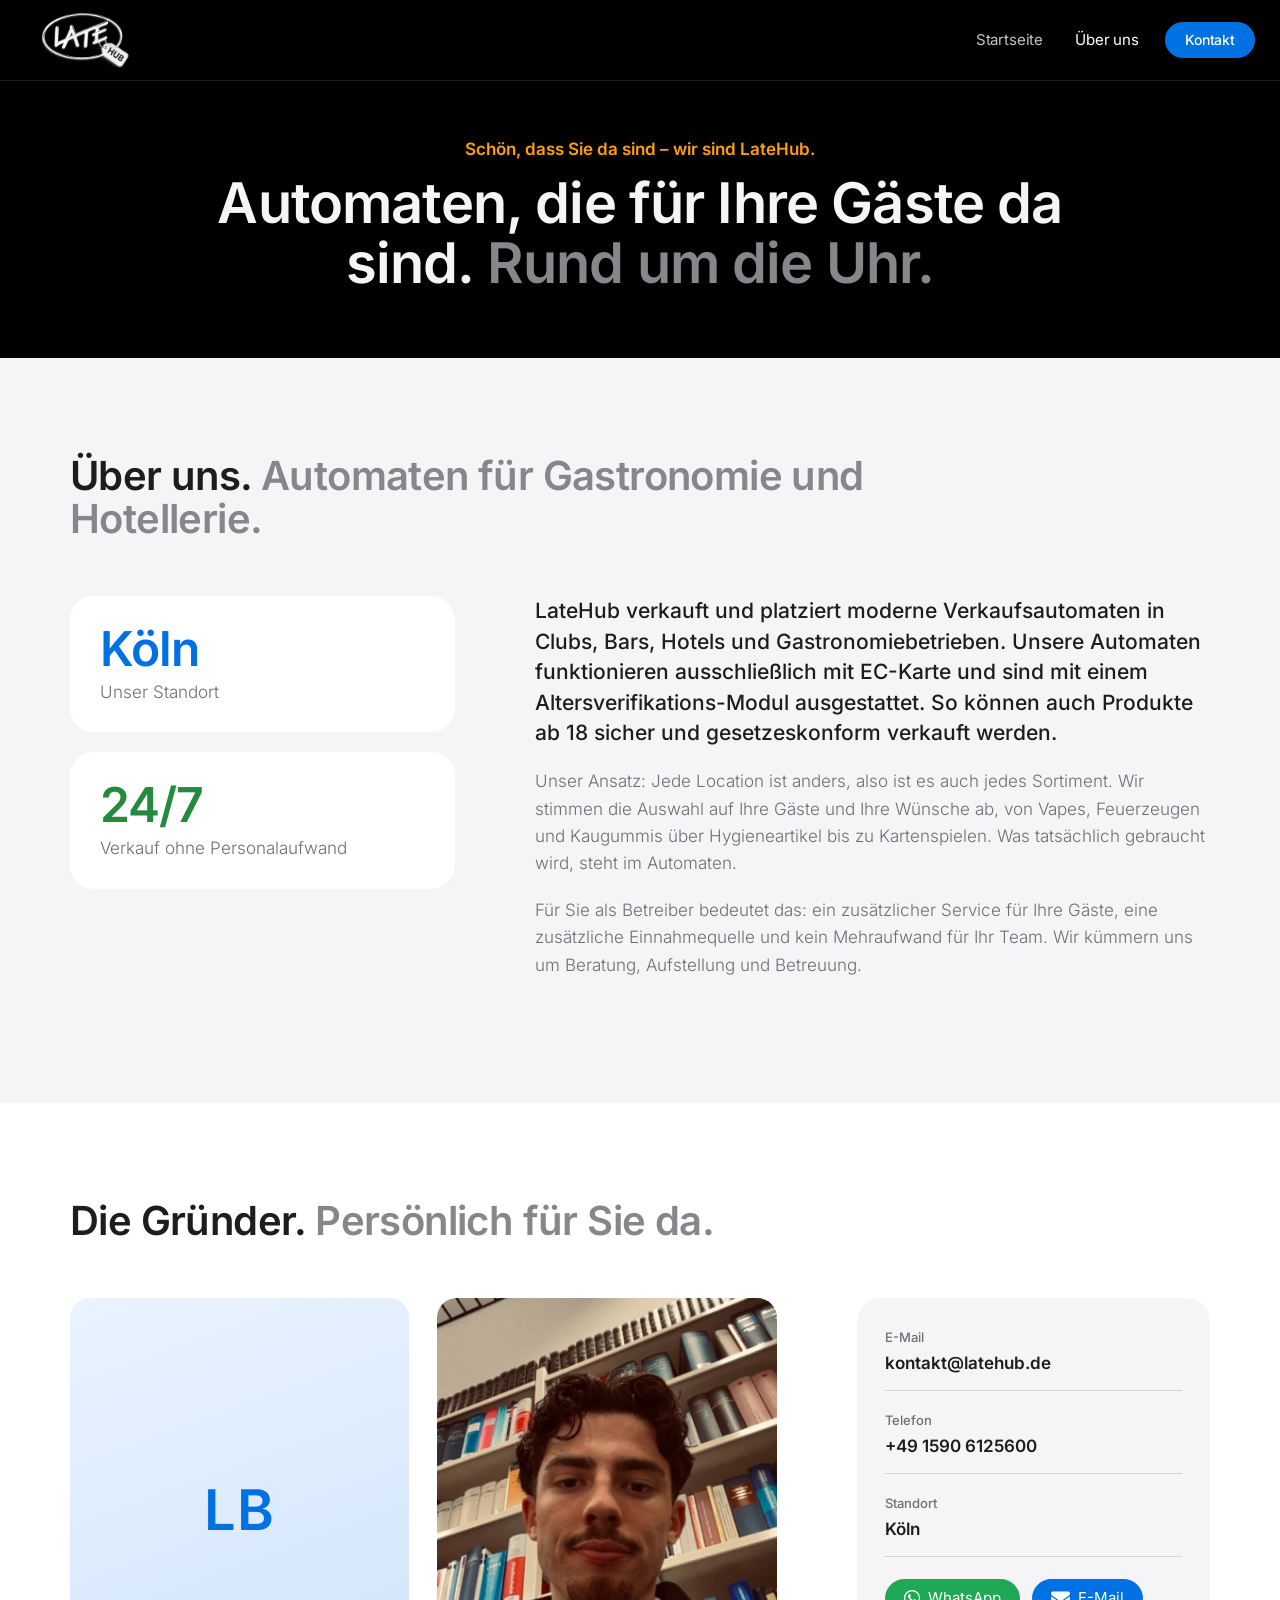
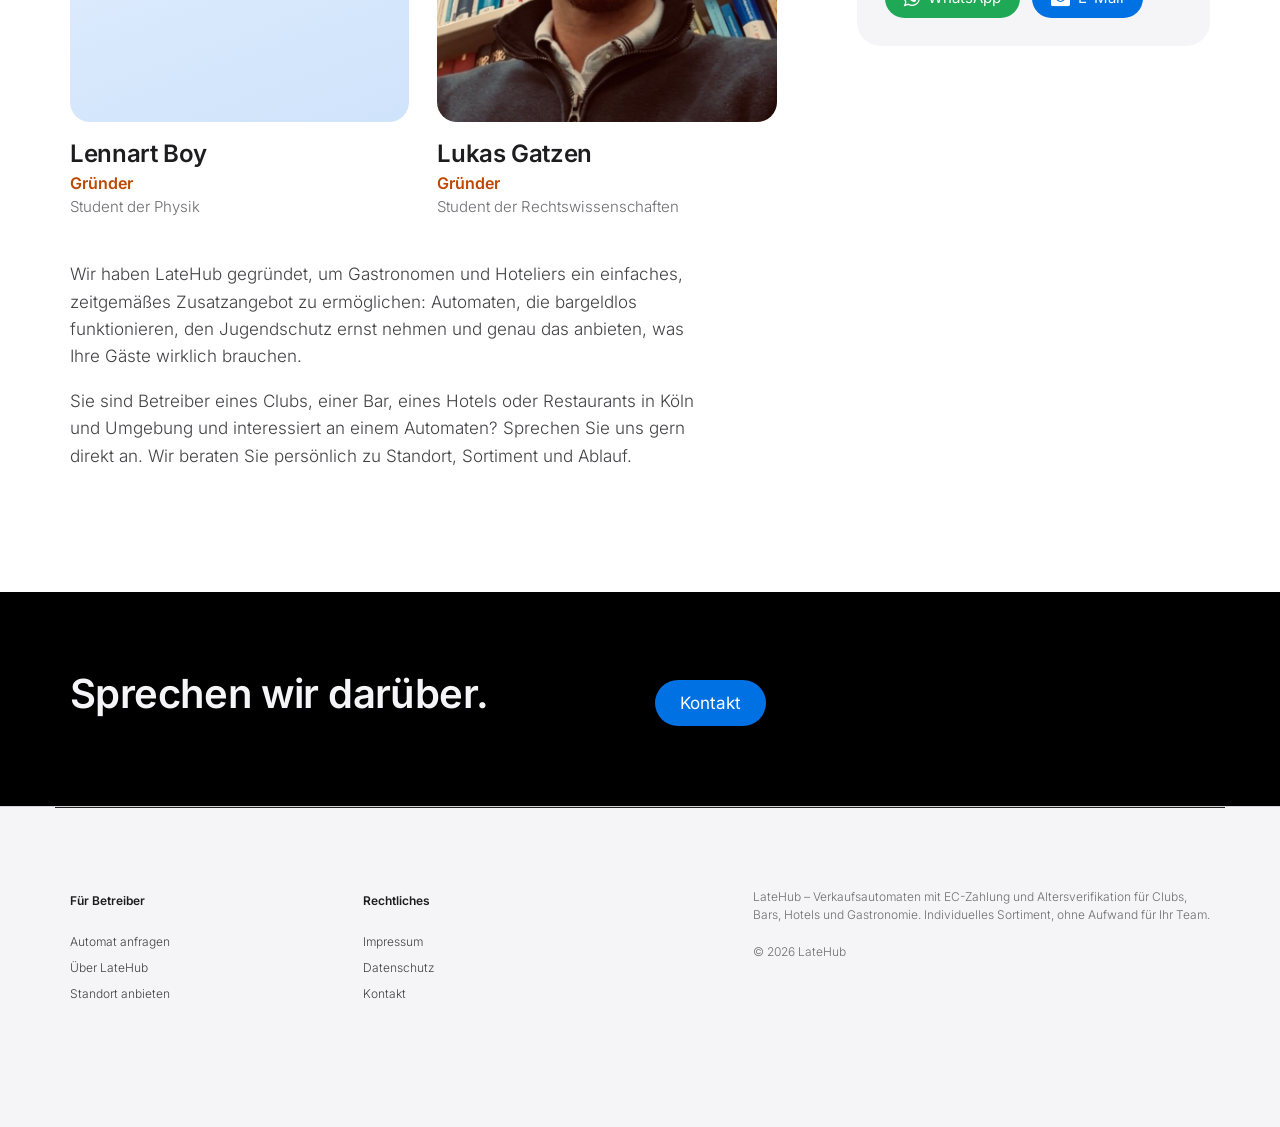
<file: about.html>
<!DOCTYPE html>
<html lang="de">

<head>

    <!--meta tags -->
    <meta charset="utf-8">
    <meta http-equiv="X-UA-Compatible" content="IE=edge">
    <meta name="viewport" content="width=device-width, initial-scale=1">
    <meta name="description" content="Über LateHub: Verkaufsautomaten mit EC-Zahlung und Altersverifikation für Clubs, Bars, Hotels und Gastronomie in Köln. Gegründet von Lennart Boy und Lukas Gatzen.">
    <!--meta tags ends-->

    <title>Über uns – LateHub</title>


    <!-- Bootstrap stylesheet -->
    <link href="css/bootstrap.min.css" rel="stylesheet">

    <!-- Font Icons -->
    <link rel="stylesheet" href="css/font-awesome.min.css">
    <link rel="stylesheet" href="css/inter.css">

    <!-- Popup Images -->
    <link rel="stylesheet" type="text/css" href="css/magnific-popup.css">

    <!-- css animation -->
    <link rel="stylesheet" type="text/css" href="css/animate.css">

    <!-- custom stylesheets -->
    <link rel="stylesheet" type="text/css" href="css/main.css">

    <!-- Design im Stil von apple.com -->
    <style>
        /* ===== Farben und Schrift (Apple-Stil) ===== */
        :root {
            --font: "SF Pro Display", "SF Pro Text", -apple-system, BlinkMacSystemFont, "Inter", "Helvetica Neue", Arial, sans-serif;
            --bg-light: #f5f5f7;
            --ink: #1d1d1f;
            --grey: #6e6e73;
            --line: #d2d2d7;
            --blue: #0071e3;
            --blue-hover: #0077ed;
            --blue-on-dark: #2997ff;
            --orange: #bf4800;
            --green: #248a3d;
            --whatsapp: #1fa855;
            --whatsapp-hover: #25d366;
            --nav-height: 64px;
        }
        @media (min-width: 768px) {
            :root {
                --nav-height: 80px;
            }
        }
        html {
            scroll-padding-top: var(--nav-height);
        }
        body, p, li, a, span, button, h1, h2, h3, h4, td {
            font-family: var(--font);
            -webkit-font-smoothing: antialiased;
            -moz-osx-font-smoothing: grayscale;
        }
        h1,
        .section-title {
            font-weight: 600;
            font-size: 34px;
            line-height: 1.08;
            letter-spacing: -0.015em;
        }
        .muted {
            color: #86868b;
        }
        @media (min-width: 992px) {
            h1,
            .section-title {
                font-size: 40px;
            }
        }

        /* ===== Runde Knöpfe ===== */
        .apple-btn {
            display: inline-block;
            font-family: var(--font);
            font-weight: 400;
            font-size: 17px;
            line-height: 1.2;
            text-decoration: none;
            padding: 12px 24px;
            border-radius: 980px;
            border: 1px solid transparent;
            transition: background-color 0.2s, color 0.2s, border-color 0.2s;
        }
        .apple-btn .fa {
            font-size: 19px;
            margin-right: 8px;
            vertical-align: -2px;
        }
        .apple-btn-whatsapp {
            background-color: var(--whatsapp);
            color: #ffffff;
        }
        .apple-btn-whatsapp:hover,
        .apple-btn-whatsapp:focus {
            background-color: var(--whatsapp-hover);
            color: #ffffff;
            text-decoration: none;
        }
        .apple-btn-email,
        .apple-btn-primary {
            background-color: var(--blue);
            color: #ffffff;
        }
        .apple-btn-email:hover,
        .apple-btn-email:focus,
        .apple-btn-primary:hover,
        .apple-btn-primary:focus {
            background-color: var(--blue-hover);
            color: #ffffff;
            text-decoration: none;
        }
        .contact-btns {
            display: flex;
            flex-wrap: wrap;
            gap: 12px;
        }

        /* ===== Navigationsleiste (Apple-Stil, identisch zur Startseite) ===== */
        #header .navbar-default {
            background-color: #000000 !important;
            -webkit-backdrop-filter: none;
            backdrop-filter: none;
            border: none;
            border-bottom: 1px solid rgba(255, 255, 255, 0.12);
            box-shadow: none;
            margin-bottom: 0;
            min-height: 0;
        }
        #header .navbar-default .navbar-collapse {
            background-color: transparent !important;
            border: none;
            box-shadow: none;
        }
        #header .navbar-default .navbar-brand {
            height: auto;
            padding: 10px 15px;
            display: block;
        }
        #header .navbar-default .navbar-brand img {
            display: block;
            height: 44px;
            max-height: none;
            width: auto;
        }
        /* Menü-Knopf (Handy): Striche einfarbig, in allen Zuständen */
        #header .navbar-default .navbar-toggle {
            margin: 15px 15px 15px 0;
        }
        #header .navbar-default .navbar-toggle .icon-bar,
        #header .navbar-default .navbar-toggle:hover .icon-bar,
        #header .navbar-default .navbar-toggle:focus .icon-bar,
        #header .navbar-default .navbar-toggle:active .icon-bar,
        #header .navbar-default .navbar-toggle.collapsed .icon-bar,
        #header .navbar-default .navbar-toggle:not(.collapsed) .icon-bar {
            background-color: #f5f5f7 !important;
            background-image: none !important;
        }
        #header .navbar-default .navbar-toggle,
        #header .navbar-default .navbar-toggle:active,
        #header .navbar-default .navbar-toggle:not(.collapsed) {
            background-color: transparent !important;
            border-color: rgba(255, 255, 255, 0.25) !important;
            -webkit-tap-highlight-color: transparent;
        }
        #header .navbar-default .navbar-toggle:hover,
        #header .navbar-default .navbar-toggle:focus {
            background-color: rgba(255, 255, 255, 0.1) !important;
        }
        #header .navbar-default .navbar-nav > li > a {
            font-family: var(--font);
            font-weight: 400;
            font-size: 15px;
            line-height: 20px;
            letter-spacing: -0.01em;
            text-transform: none !important;
            color: rgba(245, 245, 247, 0.8) !important;
            background-color: transparent !important;
            padding: 14px 15px;
            border-top: 1px solid rgba(255, 255, 255, 0.08);
            transition: color 0.2s;
        }
        #header .navbar-default .navbar-nav > li > a:hover,
        #header .navbar-default .navbar-nav > li > a:focus,
        #header .navbar-default .navbar-nav > li.active > a,
        #header .navbar-default .navbar-nav > li.active > a:hover,
        #header .navbar-default .navbar-nav > li.active > a:focus {
            color: #ffffff !important;
            background-color: transparent !important;
        }
        #header .navbar-default .navbar-nav > li > a:focus-visible {
            outline: 2px solid var(--blue-on-dark);
            outline-offset: -2px;
        }
        /* Kontakt-Knopf (blau, ganz rechts) */
        #header .navbar-default .navbar-nav > li.nav-contact > a {
            color: #ffffff !important;
            font-weight: 500;
            font-size: 14px;
            text-align: center;
            border-top: none;
            border-radius: 980px;
            margin: 12px 15px 16px;
            padding: 10px 20px;
            background-color: var(--blue) !important;
            transition: background-color 0.2s;
        }
        #header .navbar-default .navbar-nav > li.nav-contact > a:hover,
        #header .navbar-default .navbar-nav > li.nav-contact > a:focus {
            background-color: var(--blue-hover) !important;
            color: #ffffff !important;
        }
        @media (max-width: 767px) {
            #header .navbar-default .navbar-collapse {
                background-color: #000000 !important;
            }
        }
        @media (min-width: 768px) {
            #header .navbar-default > .container {
                width: 100%;
                max-width: none;
                padding-left: 40px;
                padding-right: 40px;
            }
            #header .navbar-default .navbar-brand {
                padding: 12px 15px;
            }
            #header .navbar-default .navbar-brand img {
                height: 56px;
            }
            #header .navbar-default .navbar-collapse {
                padding-right: 0;
            }
            #header .navbar-default .navbar-nav > li > a {
                padding: 30px 16px;
                border-top: none;
            }
            #header .navbar-default .navbar-nav > li.nav-contact > a {
                margin: 22px 0 22px 10px;
                padding: 8px 20px;
            }
        }

        /* ===== Kopfbereich (schwarz) ===== */
        #about-hero {
            background: #000000 !important;
            padding: calc(var(--nav-height) + 56px) 0 64px;
            text-align: center;
        }
        #about-hero .hero-kicker {
            display: block;
            font-family: var(--font);
            font-weight: 600;
            font-size: 17px;
            color: #ff9f0a;
            margin: 0 0 12px;
        }
        #about-hero h1 {
            color: #f5f5f7;
            margin: 0 auto;
            max-width: 980px;
        }
        @media (min-width: 768px) {
            #about-hero h1 {
                font-size: 48px;
                line-height: 1.08;
            }
        }
        @media (min-width: 992px) {
            #about-hero h1 {
                font-size: 56px;
                line-height: 1.07;
            }
        }

        /* ===== Abschnitte: ruhige, einheitliche Abstände ===== */
        #about-us,
        #founder {
            color: var(--ink);
            padding: 72px 0 80px;
        }
        #about-us .section-title,
        #founder .section-title {
            color: var(--ink);
            margin: 0 0 44px;
            max-width: 980px;
        }
        @media (min-width: 992px) {
            #about-us,
            #founder {
                padding: 96px 0 104px;
            }
            #about-us .section-title,
            #founder .section-title {
                margin-bottom: 56px;
            }
        }

        /* ===== Über uns (hellgrau, farbige Zahlen auf weißen Karten) ===== */
        #about-us {
            background: var(--bg-light) !important;
        }
        .about-grid {
            display: grid;
            grid-template-columns: 1fr;
            gap: 40px;
        }
        .about-stats {
            display: grid;
            grid-template-columns: 1fr;
            gap: 20px;
            align-content: start;
        }
        .stat-card {
            background-color: #ffffff;
            border-radius: 24px;
            padding: 28px 30px;
        }
        .stat-card .stat-value {
            display: block;
            font-family: var(--font);
            font-weight: 600;
            font-size: 48px;
            line-height: 1.05;
            letter-spacing: -0.02em;
            color: var(--ink);
            margin-bottom: 6px;
        }
        .stat-card:nth-child(1) .stat-value { color: var(--blue); }
        .stat-card:nth-child(2) .stat-value { color: var(--green); }
        .stat-card .stat-label {
            display: block;
            font-family: var(--font);
            font-size: 17px;
            line-height: 1.4;
            color: var(--grey);
        }
        .about-text {
            max-width: 680px;
        }
        .about-text p {
            font-family: var(--font);
            font-size: 17px;
            line-height: 1.6;
            color: var(--grey);
            margin: 0 0 20px;
        }
        .about-text p:first-child {
            font-size: 21px;
            line-height: 1.45;
            font-weight: 500;
            color: var(--ink);
        }
        @media (min-width: 992px) {
            .about-grid {
                grid-template-columns: 4fr 7fr;
                gap: 80px;
            }
        }

        /* ===== Gründer (weiß, Porträts ohne Rahmen, Kontakt als Karte) ===== */
        #founder {
            background: #ffffff !important;
        }
        .founder-card {
            display: grid;
            grid-template-columns: 1fr;
            gap: 48px;
            background: none;
            border-radius: 0;
            padding: 0;
        }
        .founder-people {
            display: grid;
            grid-template-columns: 1fr 1fr;
            gap: 28px;
            margin-bottom: 44px;
        }
        .person {
            display: block;
            width: 100%;
            max-width: 340px;
        }
        .person-avatar {
            display: flex;
            align-items: center;
            justify-content: center;
            width: 100%;
            height: auto;
            aspect-ratio: 4 / 5;
            border-radius: 20px;
            background-color: #e8e8ed;
            color: #86868b;
            font-family: var(--font);
            font-weight: 600;
            font-size: 56px;
            letter-spacing: 0.02em;
            object-fit: cover;
            margin-bottom: 18px;
        }
        span.person-avatar {
            background: linear-gradient(160deg, #eaf3ff 0%, #cfe3fb 100%);
            color: var(--blue);
        }
        .person h3 {
            font-family: var(--font);
            font-weight: 600;
            font-size: 24px;
            line-height: 1.2;
            letter-spacing: -0.015em;
            text-transform: none;
            color: var(--ink);
            margin: 0 0 4px;
        }
        .person-role {
            display: block;
            font-family: var(--font);
            font-size: 16px;
            line-height: 1.35;
            font-weight: 600;
            color: var(--orange);
        }
        .person-detail {
            display: block;
            font-family: var(--font);
            font-size: 15px;
            line-height: 1.4;
            color: var(--grey);
            margin-top: 2px;
        }
        @media (max-width: 575px) {
            .founder-people {
                gap: 16px;
                margin-bottom: 36px;
            }
            .person-avatar {
                border-radius: 16px;
                font-size: 40px;
                margin-bottom: 14px;
            }
            .person h3 {
                font-size: 20px;
            }
            .person-role,
            .person-detail {
                font-size: 14px;
            }
        }
        .founder-text p {
            font-family: var(--font);
            font-size: 17px;
            line-height: 1.6;
            color: #424245;
            margin: 0 0 18px;
            max-width: 640px;
        }
        .founder-contact {
            background-color: var(--bg-light);
            border-radius: 24px;
            padding: 10px 28px 28px;
            align-self: start;
        }
        .contact-row {
            padding: 16px 0;
            border-bottom: 1px solid var(--line);
        }
        .contact-row .row-label {
            display: block;
            font-family: var(--font);
            font-weight: 500;
            font-size: 13px;
            color: var(--grey);
            margin-bottom: 2px;
        }
        .contact-row .row-value {
            display: block;
            font-family: var(--font);
            font-weight: 600;
            font-size: 17px;
            line-height: 1.3;
            color: var(--ink);
            word-break: break-word;
        }
        .contact-row a.row-value {
            text-decoration: none;
        }
        .contact-row a.row-value:hover {
            color: var(--blue);
        }
        .founder-contact .contact-btns {
            margin-top: 22px;
        }
        .founder-contact .contact-btns .apple-btn {
            font-size: 15px;
            padding: 9px 18px;
        }
        @media (min-width: 992px) {
            .founder-card {
                grid-template-columns: 8fr 4fr;
                gap: 80px;
            }
        }

        /* ===== Abschluss (schwarz) ===== */
        #cta {
            background: #000000 !important;
        }
        #cta .section-title {
            color: #f5f5f7;
        }
        #cta .contact-btns {
            margin-top: 8px;
        }

        /* ===== Footer (hellgrau, klein) ===== */
        #footer {
            background: var(--bg-light) !important;
            color: var(--grey);
            border-top: 1px solid var(--line);
        }
        #footer h4 {
            font-family: var(--font);
            font-weight: 600;
            font-size: 12px;
            text-transform: none;
            letter-spacing: 0;
            color: var(--ink) !important;
        }
        #footer a {
            font-family: var(--font);
            font-size: 12px;
            color: #424245 !important;
        }
        #footer a:hover {
            color: #000000 !important;
            text-decoration: underline;
        }
        #footer .footer-text p,
        #footer .footer-text span {
            font-family: var(--font);
            font-size: 12px;
            line-height: 1.5;
            color: var(--grey) !important;
        }
    </style>

</head>

<body>

<!-- Start: Preloader section -->
<div id="loader-wrapper">
    <div id="loader"></div>
</div>
<!-- End: Preloader section -->

<!-- DOCUMENT WRAPPER STARTS -->

    <!-- MAIN HEADER STARTS-->
    <header id="header">

        <!-- TOP NAVIGATION -->
        <nav class="top-navigation-bar navbar navbar-default navbar-fixed-top">
            <div class="container">
                <div class="row">
                    <div class="col-md-12">
                        <div class="navbar-header">
                            <button type="button" class="navbar-toggle collapsed"
                                    data-toggle="collapse" data-target="#top-navigation-bar"
                                    aria-expanded="false" aria-controls="top-navigation-bar">
                                <span class="sr-only">Navigation umschalten</span>
                                <span class="icon-bar"></span>
                                <span class="icon-bar"></span>
                                <span class="icon-bar"></span>
                            </button>
                            <a class="navbar-brand" href="index.html"><img src="images/banner-carousel/logoicon.png" alt="LateHub" decoding="async"></a>
                        </div>

                        <div class="collapse navbar-collapse" id="top-navigation-bar">
                            <ul class="nav navbar-nav navbar-right">
                                <li><a href="index.html">Startseite</a></li>
                                <li class="active"><a href="about.html">Über uns</a></li>
                                <li class="nav-contact"><a href="kontakt.html">Kontakt</a></li>
                            </ul>
                        </div>
                    </div>
                </div>
            </div>
        </nav>
        <!-- TOP NAVIGATION ENDS -->

    </header>
    <!-- main header ends-->

    <main>

        <!-- ================= KOPFBEREICH ================= -->
        <section id="about-hero">
            <div class="container">
                <span class="hero-kicker">Schön, dass Sie da sind – wir sind LateHub.</span>
                <h1>Automaten, die für Ihre Gäste da sind. <span class="muted">Rund um die Uhr.</span></h1>
            </div>
        </section>

        <!-- ================= ÜBER UNS ================= -->
        <section id="about-us" class="about-us">
            <div class="container">
                <h2 class="section-title">Über uns. <span class="muted">Automaten für Gastronomie und Hotellerie.</span></h2>

                <div class="about-grid">

                    <div class="about-stats">
                        <div class="stat-card">
                            <span class="stat-value">Köln</span>
                            <span class="stat-label">Unser Standort</span>
                        </div>
                        <div class="stat-card">
                            <span class="stat-value">24/7</span>
                            <span class="stat-label">Verkauf ohne Personalaufwand</span>
                        </div>
                    </div>

                    <div class="about-text">
                        <p>LateHub verkauft und platziert moderne Verkaufsautomaten in Clubs, Bars, Hotels und Gastronomiebetrieben. Unsere Automaten funktionieren ausschließlich mit EC-Karte und sind mit einem Altersverifikations-Modul ausgestattet. So können auch Produkte ab 18 sicher und gesetzeskonform verkauft werden.</p>
                        <p>Unser Ansatz: Jede Location ist anders, also ist es auch jedes Sortiment. Wir stimmen die Auswahl auf Ihre Gäste und Ihre Wünsche ab, von Vapes, Feuerzeugen und Kaugummis über Hygieneartikel bis zu Kartenspielen. Was tatsächlich gebraucht wird, steht im Automaten.</p>
                        <p>Für Sie als Betreiber bedeutet das: ein zusätzlicher Service für Ihre Gäste, eine zusätzliche Einnahmequelle und kein Mehraufwand für Ihr Team. Wir kümmern uns um Beratung, Aufstellung und Betreuung.</p>
                    </div>

                </div>
            </div>
        </section>

        <!-- ================= GRÜNDER ================= -->
        <section id="founder" class="founder">
            <div class="container">
                <h2 class="section-title">Die Gründer. <span class="muted">Persönlich für Sie da.</span></h2>

                <div class="founder-card">

                    <div class="founder-text">
                        <div class="founder-people">
                            <div class="person">
                                <span class="person-avatar" aria-hidden="true">LB</span>
                                <div class="person-info">
                                    <h3>Lennart Boy</h3>
                                    <span class="person-role">Gründer</span>
                                    <span class="person-detail">Student der Physik</span>
                                </div>
                            </div>
                            <div class="person">
                                <img class="person-avatar" src="images/team/lukas-gatzen.jpg" alt="Lukas Gatzen" width="720" height="900" loading="lazy" decoding="async">
                                <div class="person-info">
                                    <h3>Lukas Gatzen</h3>
                                    <span class="person-role">Gründer</span>
                                    <span class="person-detail">Student der Rechtswissenschaften</span>
                                </div>
                            </div>
                        </div>
                        <p>Wir haben LateHub gegründet, um Gastronomen und Hoteliers ein einfaches, zeitgemäßes Zusatzangebot zu ermöglichen: Automaten, die bargeldlos funktionieren, den Jugendschutz ernst nehmen und genau das anbieten, was Ihre Gäste wirklich brauchen.</p>
                        <p>Sie sind Betreiber eines Clubs, einer Bar, eines Hotels oder Restaurants in Köln und Umgebung und interessiert an einem Automaten? Sprechen Sie uns gern direkt an. Wir beraten Sie persönlich zu Standort, Sortiment und Ablauf.</p>
                    </div>

                    <div class="founder-contact">
                        <div class="contact-row">
                            <span class="row-label">E-Mail</span>
                            <a href="mailto:kontakt@latehub.de" class="row-value">kontakt@latehub.de</a>
                        </div>
                        <div class="contact-row">
                            <span class="row-label">Telefon</span>
                            <a href="tel:+4915906125600" class="row-value">+49 1590 6125600</a>
                        </div>
                        <div class="contact-row">
                            <span class="row-label">Standort</span>
                            <span class="row-value">Köln</span>
                        </div>
                        <div class="contact-btns">
                            <a href="https://wa.me/4915906125600?text=Hallo%20LateHub%2C%20ich%20interessiere%20mich%20f%C3%BCr%20einen%20Automaten." target="_blank" rel="noopener" class="apple-btn apple-btn-whatsapp"><i class="fa fa-whatsapp" aria-hidden="true"></i>WhatsApp</a>
                            <a href="mailto:kontakt@latehub.de" class="apple-btn apple-btn-email"><i class="fa fa-envelope" aria-hidden="true"></i>E-Mail</a>
                        </div>
                    </div>

                </div>
            </div>
        </section>

        <!-- ================= ABSCHLUSS ================= -->
        <section id="cta" class="cta page">
            <div class="container">
                <div class="row">
                    <div class="col-sm-6">
                        <h2 class="section-title">Sprechen wir darüber.</h2>
                    </div>
                    <div class="col-sm-6">
                        <div class="contact-btns">
                            <a href="kontakt.html" class="apple-btn apple-btn-primary">Kontakt</a>
                        </div>
                    </div>
                </div>
            </div>
        </section>

    </main>

    <!-- footer section starts -->
    <footer id="footer" class="footer">
        <div class="container">
            <div class="row">
                <div class="footer-wrapper clearfix page">
                    <div class="col-md-6 footer-left">
                        <div class="row">
                            <div class="col-xs-6">
                                <div class="footer-link footer-link-1">
                                    <h4>Für Betreiber</h4>
                                    <ul>
                                        <li><a href="kontakt.html">Automat anfragen</a></li>
                                        <li><a href="about.html">Über LateHub</a></li>
                                        <li><a href="kontakt.html">Standort anbieten</a></li>
                                    </ul>
                                </div>
                            </div>
                            <div class="col-xs-6">
                                <div class="footer-link footer-link-2">
                                    <h4>Rechtliches</h4>
                                    <ul>
                                        <li><a href="impressum.html">Impressum</a></li>
                                        <li><a href="datenschutz.html">Datenschutz</a></li>
                                        <li><a href="kontakt.html">Kontakt</a></li>
                                    </ul>
                                </div>
                            </div>
                        </div>
                    </div>
                    <div class="col-md-5 col-md-offset-1 footer-text">
                        <p>LateHub – Verkaufsautomaten mit EC-Zahlung und Altersverifikation für Clubs, Bars, Hotels und Gastronomie. Individuelles Sortiment, ohne Aufwand für Ihr Team.</p>
                        <span>&copy; 2026 LateHub</span>
                    </div>
                </div>
            </div>
        </div>
    </footer>
    <!-- footer section ends -->

<!-- DOCUMENT WRAPPER ENDS -->


<!-- SCRIPTS -->
    <script src="js/jquery-1.11.2.min.js"></script>
    <script type="text/javascript" src="js/jquery.magnific-popup.min.js"></script>
    <script type="text/javascript" src="js/jquery.easing.min.js"></script>
    <script type="text/javascript" src="js/wow.min.js"></script>
    <script src="js/bootstrap.min.js"></script>
    <script src="js/main.js"></script>

    <!-- Notausgang: blendet den Lade-Bildschirm nach 2 Sekunden aus -->
    <script>
      setTimeout(function () {
        var l = document.getElementById('loader-wrapper');
        if (l) { l.style.display = 'none'; }
      }, 2000);
    </script>
<!-- SCRIPTS ENDS -->
</body>

</html>
</file>
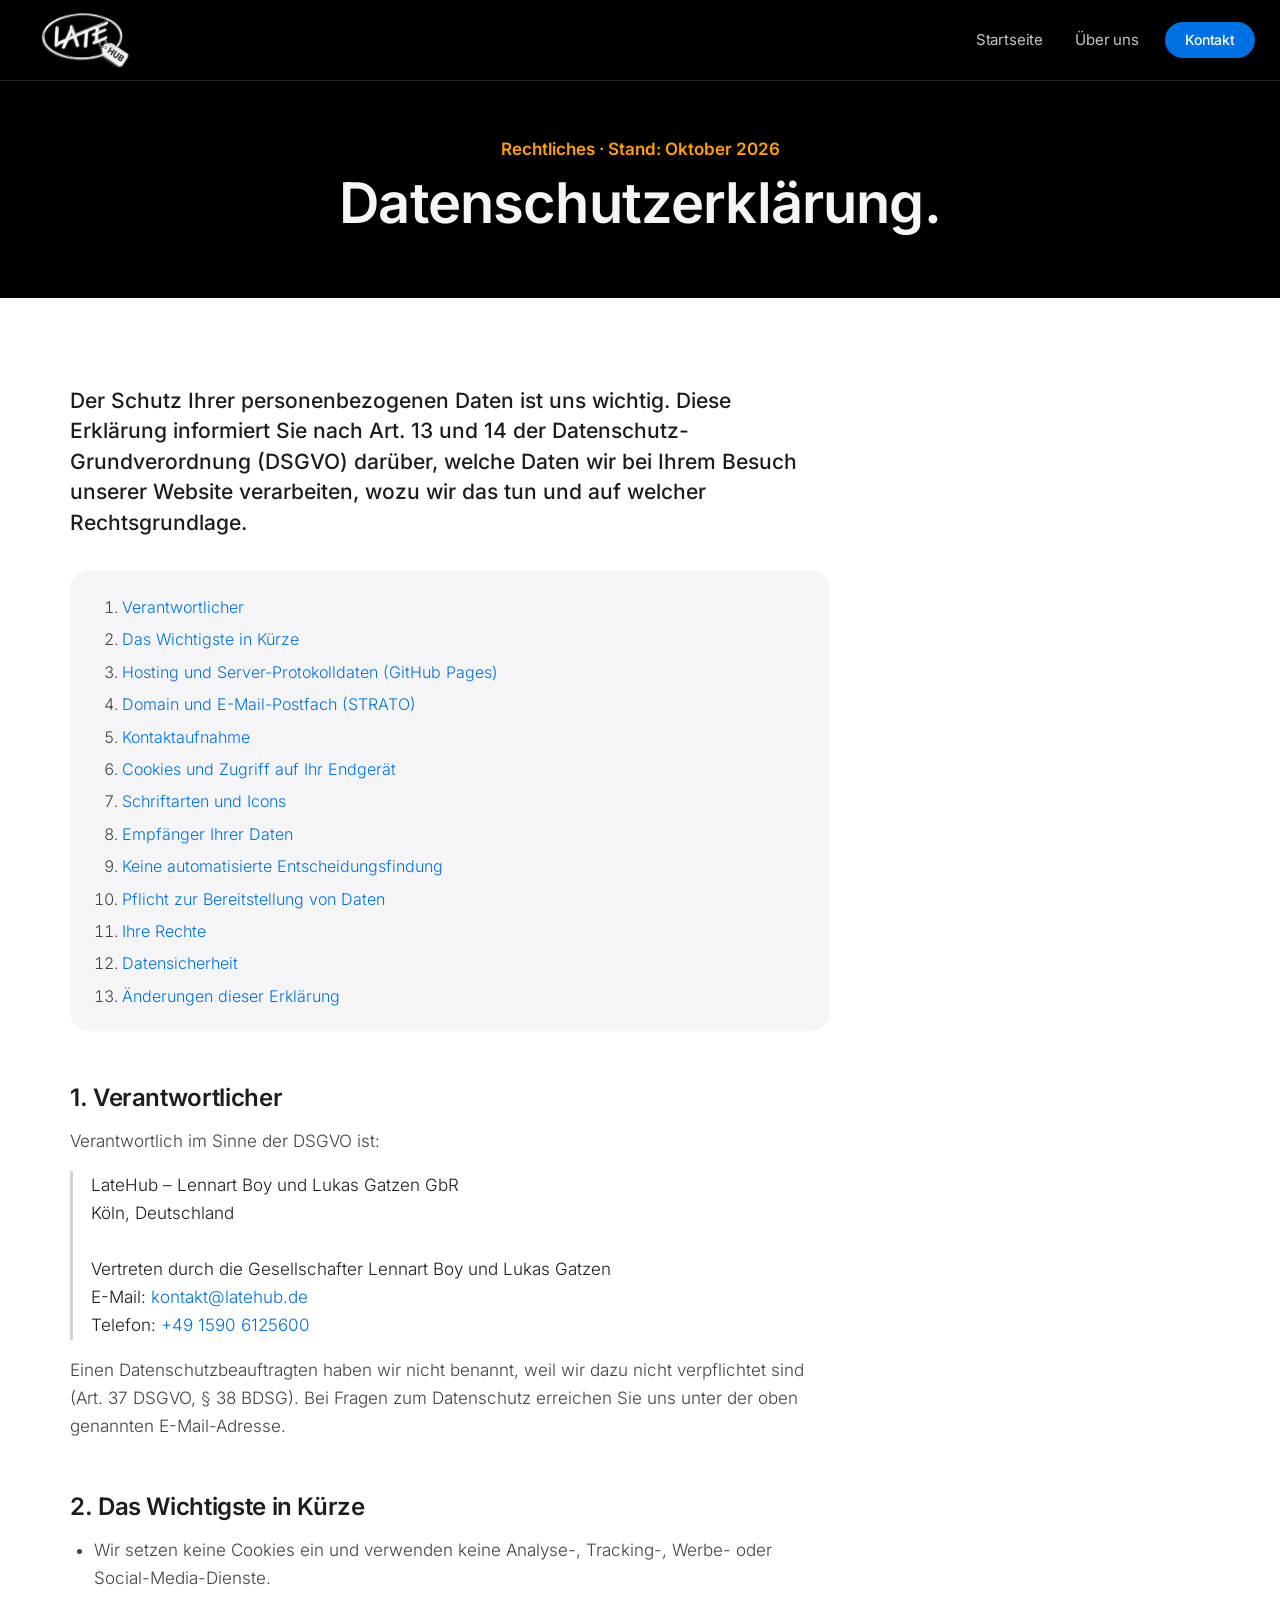
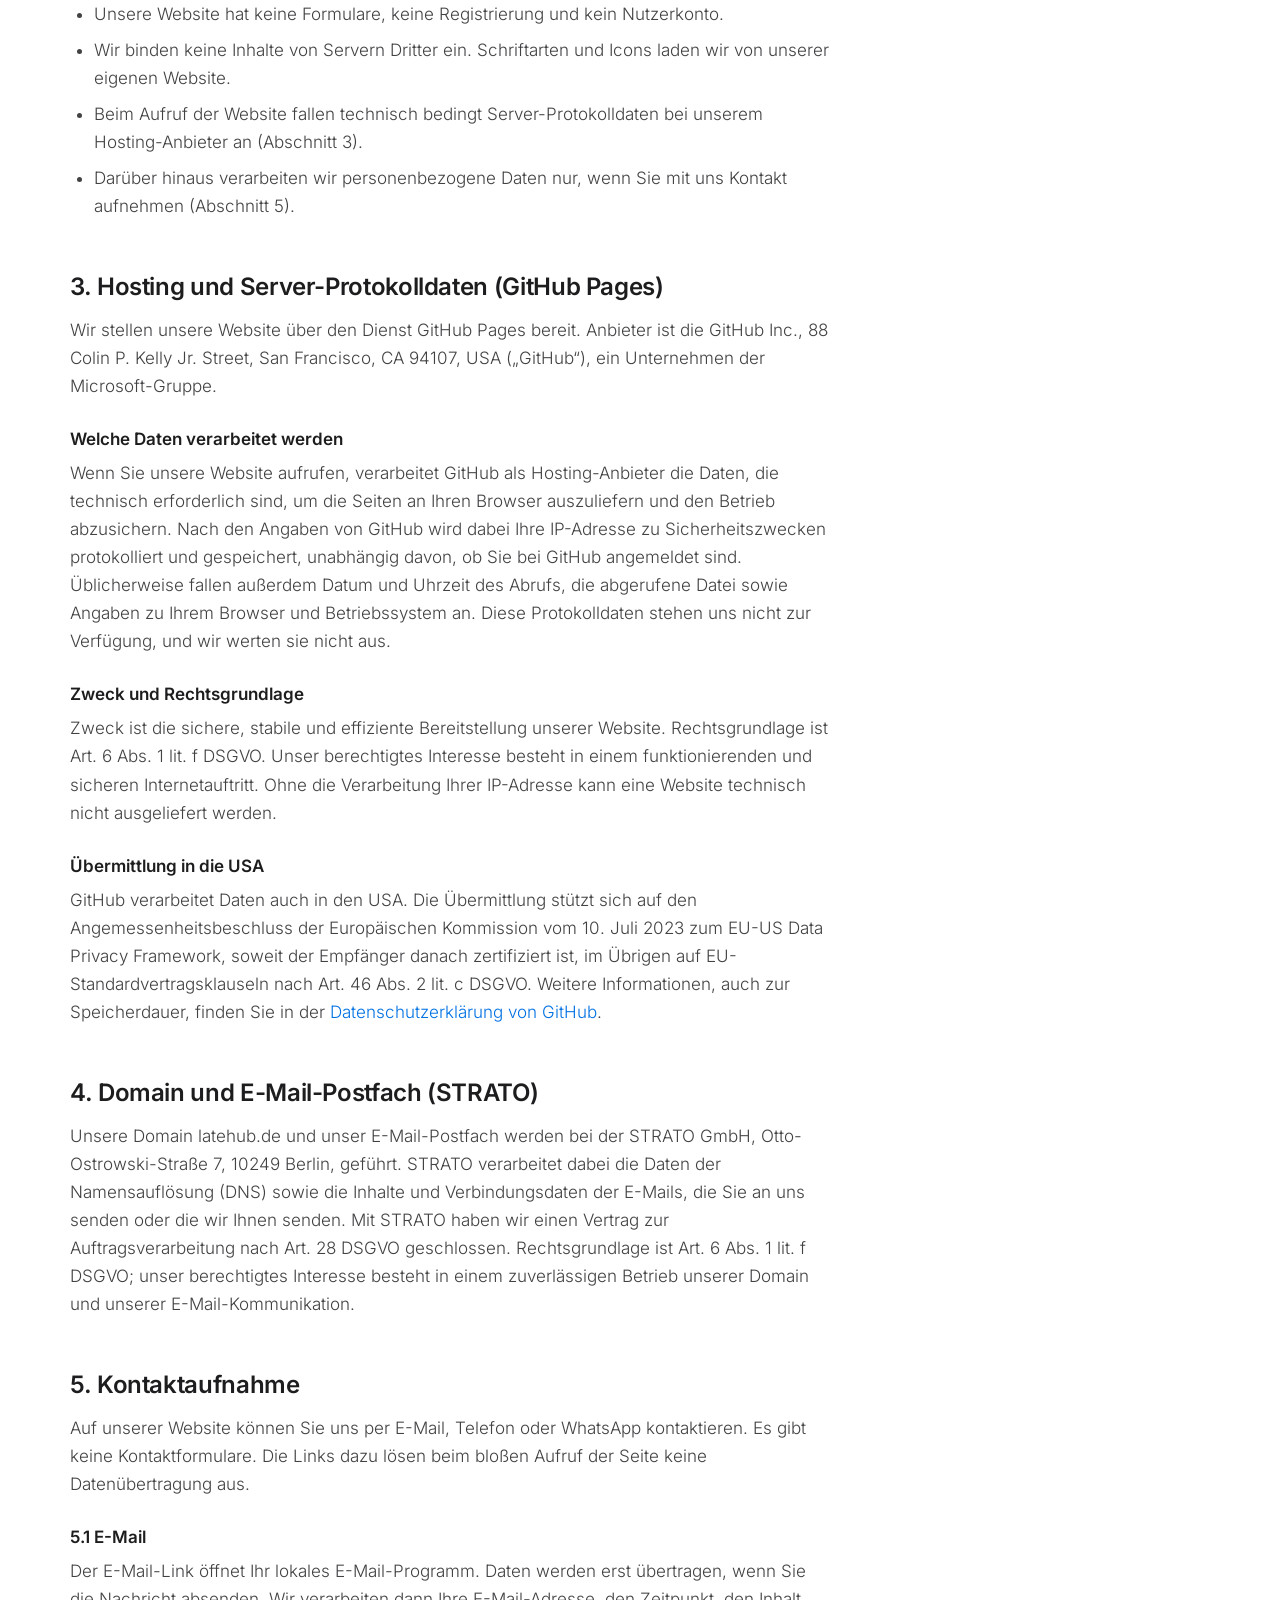
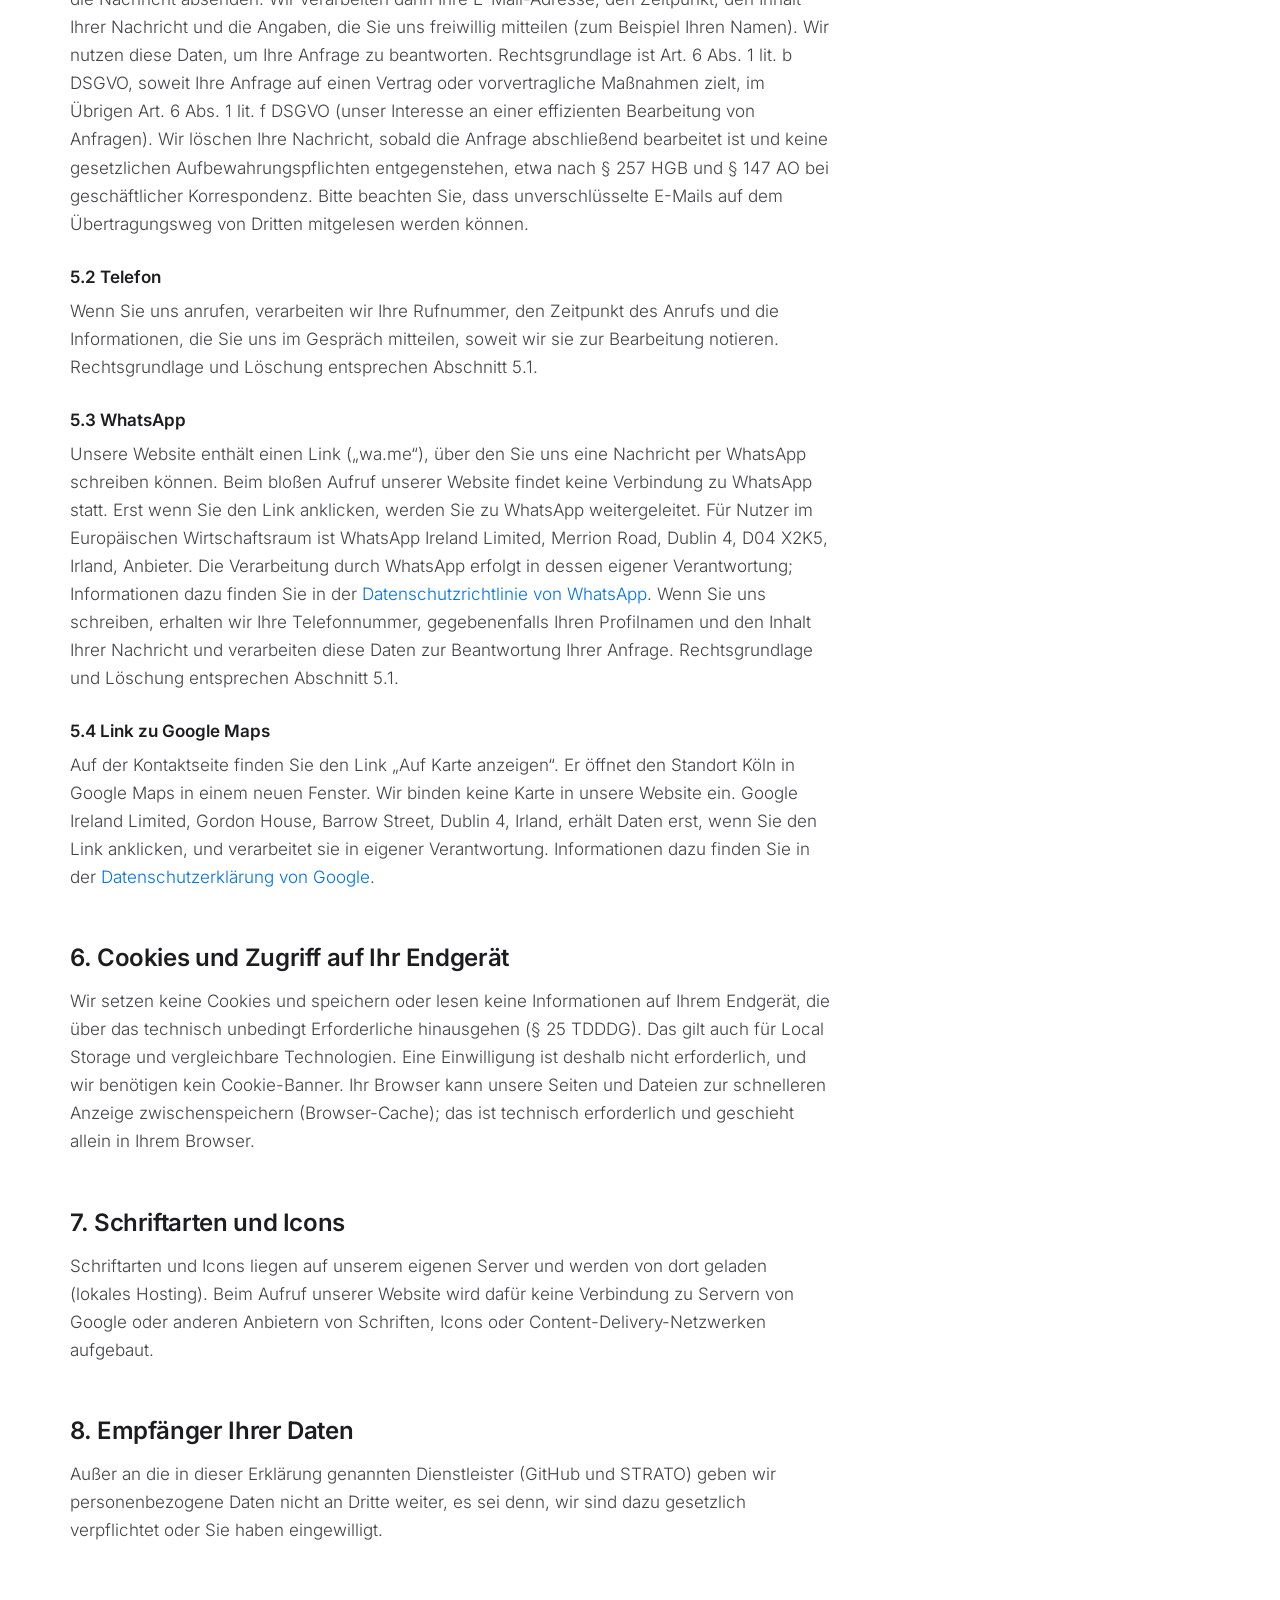
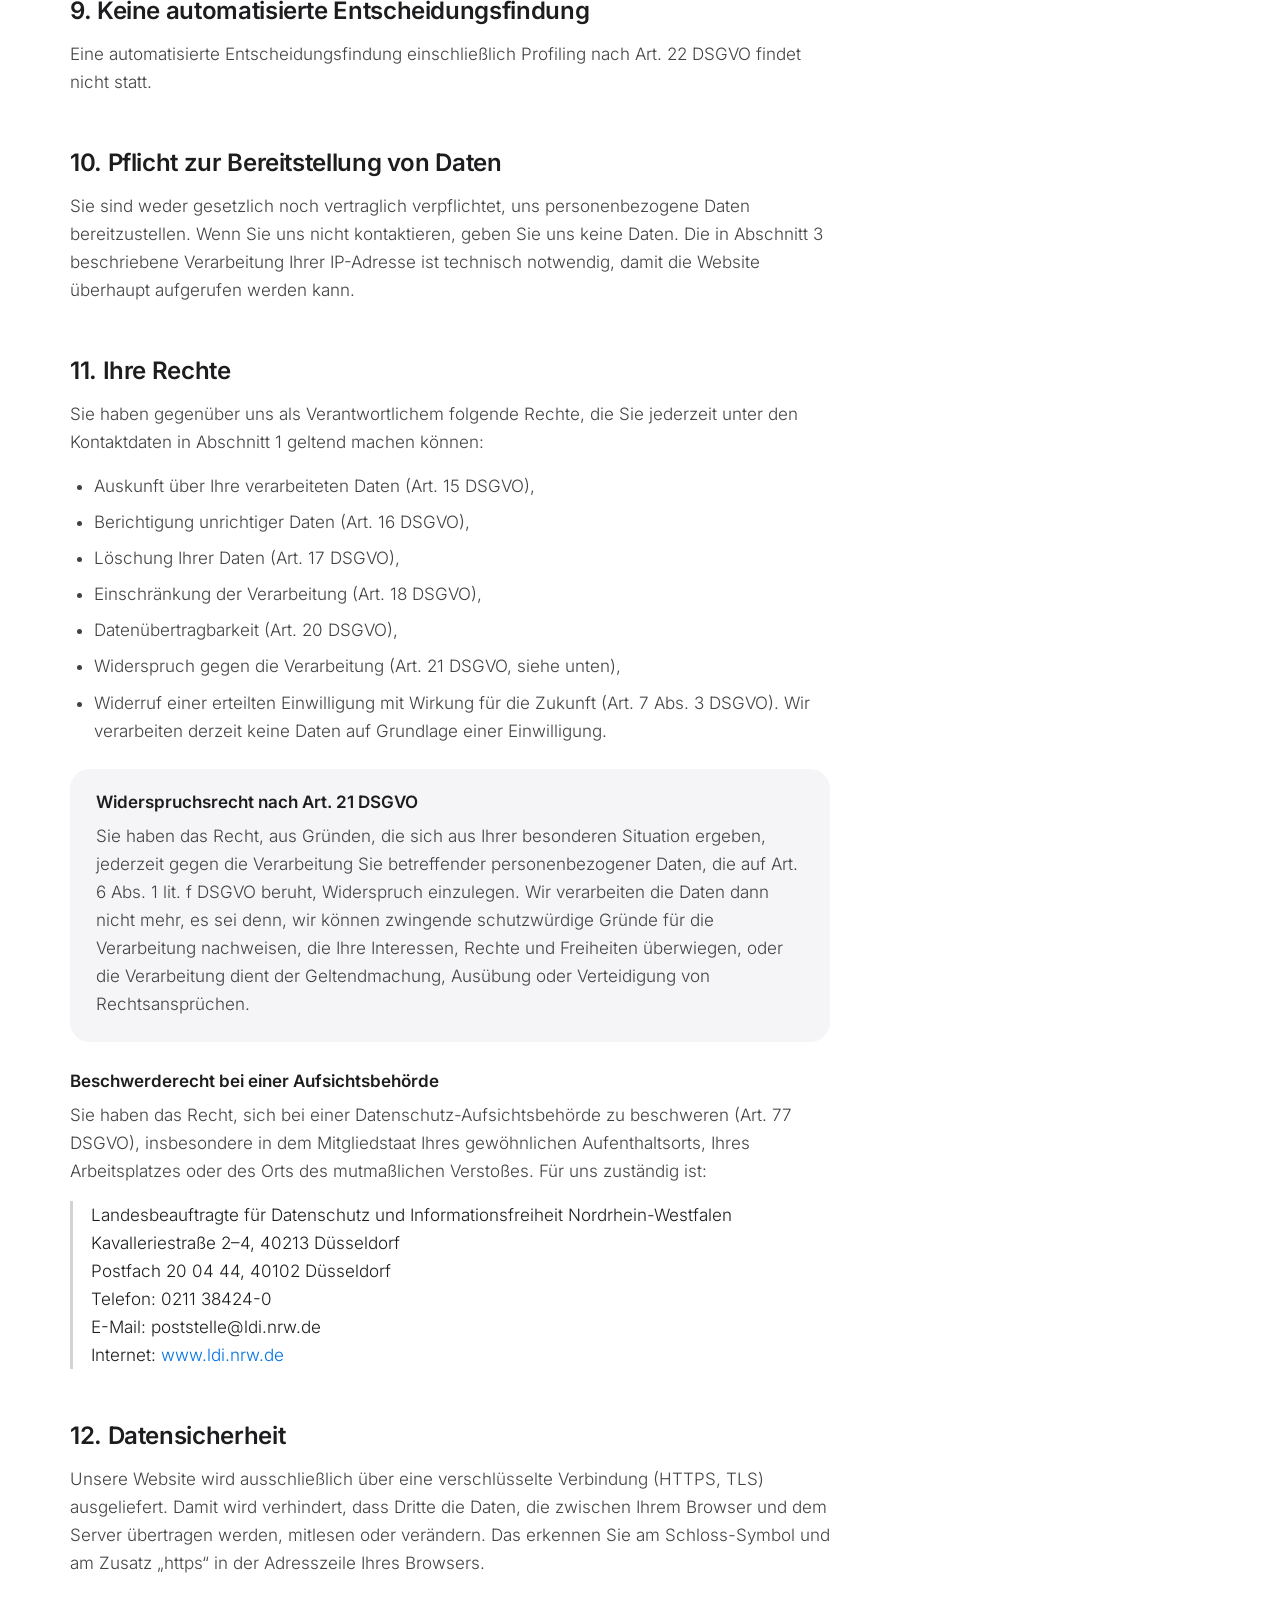
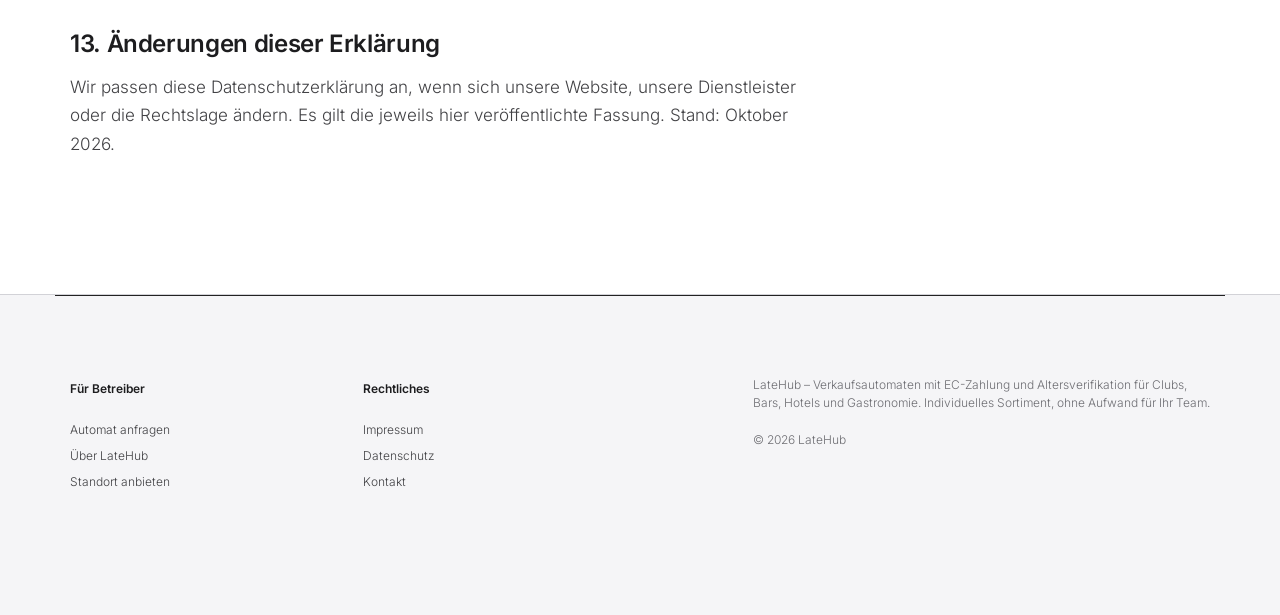
<file: datenschutz.html>
<!DOCTYPE html>
<html lang="de">

<head>

    <!--meta tags -->
    <meta charset="utf-8">
    <meta http-equiv="X-UA-Compatible" content="IE=edge">
    <meta name="viewport" content="width=device-width, initial-scale=1">
    <meta name="description" content="Datenschutzerklärung von LateHub: Informationen zur Verarbeitung personenbezogener Daten beim Besuch unserer Website.">
    <!--meta tags ends-->

    <title>Datenschutzerklärung – LateHub</title>


    <!-- Bootstrap stylesheet -->
    <link href="css/bootstrap.min.css" rel="stylesheet">
    <link rel="stylesheet" href="css/inter.css">


    <!-- Popup Images -->
    <link rel="stylesheet" type="text/css" href="css/magnific-popup.css">

    <!-- css animation -->
    <link rel="stylesheet" type="text/css" href="css/animate.css">

    <!-- custom stylesheets -->
    <link rel="stylesheet" type="text/css" href="css/main.css">

    <!-- Design im Stil von apple.com -->
    <style>
        /* ===== Farben und Schrift (Apple-Stil) ===== */
        :root {
            --font: "SF Pro Display", "SF Pro Text", -apple-system, BlinkMacSystemFont, "Inter", "Helvetica Neue", Arial, sans-serif;
            --bg-light: #f5f5f7;
            --ink: #1d1d1f;
            --grey: #6e6e73;
            --line: #d2d2d7;
            --blue: #0071e3;
            --blue-hover: #0077ed;
            --blue-on-dark: #2997ff;
            --orange: #bf4800;
            --green: #248a3d;
            --whatsapp: #1fa855;
            --whatsapp-hover: #25d366;
            --nav-height: 64px;
        }
        @media (min-width: 768px) {
            :root {
                --nav-height: 80px;
            }
        }
        html {
            scroll-padding-top: var(--nav-height);
        }
        body, p, li, a, span, button, h1, h2, h3, h4, td {
            font-family: var(--font);
            -webkit-font-smoothing: antialiased;
            -moz-osx-font-smoothing: grayscale;
        }
        h1,
        .section-title {
            font-weight: 600;
            font-size: 34px;
            line-height: 1.08;
            letter-spacing: -0.015em;
        }
        .muted {
            color: #86868b;
        }
        @media (min-width: 992px) {
            h1,
            .section-title {
                font-size: 40px;
            }
        }

        /* ===== Runde Knöpfe ===== */
        .apple-btn {
            display: inline-block;
            font-family: var(--font);
            font-weight: 400;
            font-size: 17px;
            line-height: 1.2;
            text-decoration: none;
            padding: 12px 24px;
            border-radius: 980px;
            border: 1px solid transparent;
            transition: background-color 0.2s, color 0.2s, border-color 0.2s;
        }
        .apple-btn .fa {
            font-size: 19px;
            margin-right: 8px;
            vertical-align: -2px;
        }
        .apple-btn-whatsapp {
            background-color: var(--whatsapp);
            color: #ffffff;
        }
        .apple-btn-whatsapp:hover,
        .apple-btn-whatsapp:focus {
            background-color: var(--whatsapp-hover);
            color: #ffffff;
            text-decoration: none;
        }
        .apple-btn-email,
        .apple-btn-primary {
            background-color: var(--blue);
            color: #ffffff;
        }
        .apple-btn-email:hover,
        .apple-btn-email:focus,
        .apple-btn-primary:hover,
        .apple-btn-primary:focus {
            background-color: var(--blue-hover);
            color: #ffffff;
            text-decoration: none;
        }
        .contact-btns {
            display: flex;
            flex-wrap: wrap;
            gap: 12px;
        }

        /* ===== Navigationsleiste (Apple-Stil, identisch zur Startseite) ===== */
        #header .navbar-default {
            background-color: #000000 !important;
            -webkit-backdrop-filter: none;
            backdrop-filter: none;
            border: none;
            border-bottom: 1px solid rgba(255, 255, 255, 0.12);
            box-shadow: none;
            margin-bottom: 0;
            min-height: 0;
        }
        #header .navbar-default .navbar-collapse {
            background-color: transparent !important;
            border: none;
            box-shadow: none;
        }
        #header .navbar-default .navbar-brand {
            height: auto;
            padding: 10px 15px;
            display: block;
        }
        #header .navbar-default .navbar-brand img {
            display: block;
            height: 44px;
            max-height: none;
            width: auto;
        }
        /* Menü-Knopf (Handy): Striche einfarbig, in allen Zuständen */
        #header .navbar-default .navbar-toggle {
            margin: 15px 15px 15px 0;
        }
        #header .navbar-default .navbar-toggle .icon-bar,
        #header .navbar-default .navbar-toggle:hover .icon-bar,
        #header .navbar-default .navbar-toggle:focus .icon-bar,
        #header .navbar-default .navbar-toggle:active .icon-bar,
        #header .navbar-default .navbar-toggle.collapsed .icon-bar,
        #header .navbar-default .navbar-toggle:not(.collapsed) .icon-bar {
            background-color: #f5f5f7 !important;
            background-image: none !important;
        }
        #header .navbar-default .navbar-toggle,
        #header .navbar-default .navbar-toggle:active,
        #header .navbar-default .navbar-toggle:not(.collapsed) {
            background-color: transparent !important;
            border-color: rgba(255, 255, 255, 0.25) !important;
            -webkit-tap-highlight-color: transparent;
        }
        #header .navbar-default .navbar-toggle:hover,
        #header .navbar-default .navbar-toggle:focus {
            background-color: rgba(255, 255, 255, 0.1) !important;
        }
        #header .navbar-default .navbar-nav > li > a {
            font-family: var(--font);
            font-weight: 400;
            font-size: 15px;
            line-height: 20px;
            letter-spacing: -0.01em;
            text-transform: none !important;
            color: rgba(245, 245, 247, 0.8) !important;
            background-color: transparent !important;
            padding: 14px 15px;
            border-top: 1px solid rgba(255, 255, 255, 0.08);
            transition: color 0.2s;
        }
        #header .navbar-default .navbar-nav > li > a:hover,
        #header .navbar-default .navbar-nav > li > a:focus,
        #header .navbar-default .navbar-nav > li.active > a,
        #header .navbar-default .navbar-nav > li.active > a:hover,
        #header .navbar-default .navbar-nav > li.active > a:focus {
            color: #ffffff !important;
            background-color: transparent !important;
        }
        #header .navbar-default .navbar-nav > li > a:focus-visible {
            outline: 2px solid var(--blue-on-dark);
            outline-offset: -2px;
        }
        /* Kontakt-Knopf (blau, ganz rechts) */
        #header .navbar-default .navbar-nav > li.nav-contact > a {
            color: #ffffff !important;
            font-weight: 500;
            font-size: 14px;
            text-align: center;
            border-top: none;
            border-radius: 980px;
            margin: 12px 15px 16px;
            padding: 10px 20px;
            background-color: var(--blue) !important;
            transition: background-color 0.2s;
        }
        #header .navbar-default .navbar-nav > li.nav-contact > a:hover,
        #header .navbar-default .navbar-nav > li.nav-contact > a:focus {
            background-color: var(--blue-hover) !important;
            color: #ffffff !important;
        }
        @media (max-width: 767px) {
            #header .navbar-default .navbar-collapse {
                background-color: #000000 !important;
            }
        }
        @media (min-width: 768px) {
            #header .navbar-default > .container {
                width: 100%;
                max-width: none;
                padding-left: 40px;
                padding-right: 40px;
            }
            #header .navbar-default .navbar-brand {
                padding: 12px 15px;
            }
            #header .navbar-default .navbar-brand img {
                height: 56px;
            }
            #header .navbar-default .navbar-collapse {
                padding-right: 0;
            }
            #header .navbar-default .navbar-nav > li > a {
                padding: 30px 16px;
                border-top: none;
            }
            #header .navbar-default .navbar-nav > li.nav-contact > a {
                margin: 22px 0 22px 10px;
                padding: 8px 20px;
            }
        }

        /* ===== Kopfbereich (schwarz) ===== */
        #about-hero {
            background: #000000 !important;
            padding: calc(var(--nav-height) + 56px) 0 64px;
            text-align: center;
        }
        #about-hero .hero-kicker {
            display: block;
            font-family: var(--font);
            font-weight: 600;
            font-size: 17px;
            color: #ff9f0a;
            margin: 0 0 12px;
        }
        #about-hero h1 {
            color: #f5f5f7;
            margin: 0 auto;
            max-width: 980px;
        }
        @media (min-width: 768px) {
            #about-hero h1 {
                font-size: 48px;
                line-height: 1.08;
            }
        }
        @media (min-width: 992px) {
            #about-hero h1 {
                font-size: 56px;
                line-height: 1.07;
            }
        }

        /* ===== Rechtstext (Datenschutz) ===== */
        #legal {
            background: #ffffff !important;
            color: var(--ink);
            padding: 64px 0 96px;
        }
        .legal-text {
            max-width: 760px;
        }
        .legal-text h2 {
            font-family: var(--font);
            font-weight: 600;
            font-size: 24px;
            line-height: 1.25;
            letter-spacing: -0.015em;
            text-transform: none;
            color: var(--ink);
            margin: 52px 0 14px;
        }
        .legal-text h3 {
            font-family: var(--font);
            font-weight: 600;
            font-size: 17px;
            line-height: 1.35;
            letter-spacing: normal;
            text-transform: none;
            color: var(--ink);
            margin: 28px 0 8px;
        }
        .legal-text p,
        .legal-text li {
            font-family: var(--font);
            font-size: 17px;
            line-height: 1.65;
            color: #424245;
        }
        .legal-text p {
            margin: 0 0 16px;
        }
        .legal-text ul,
        .legal-text ol {
            margin: 0 0 18px;
            padding-left: 24px;
        }
        .legal-text ul {
            list-style: disc;
        }
        .legal-text ol {
            list-style: decimal;
        }
        .legal-text li {
            display: list-item;
        }
        .legal-text li {
            margin-bottom: 8px;
        }
        .legal-text a {
            color: var(--blue);
            text-decoration: none;
            overflow-wrap: anywhere;
        }
        .legal-text a:hover,
        .legal-text a:focus {
            text-decoration: underline;
        }
        .legal-intro {
            font-size: 21px !important;
            line-height: 1.45 !important;
            font-weight: 500;
            color: var(--ink) !important;
            margin-bottom: 32px !important;
        }
        .legal-toc {
            background-color: var(--bg-light);
            border-radius: 20px;
            padding: 24px 28px 8px;
            margin-bottom: 8px;
        }
        .legal-toc ol {
            margin-bottom: 14px;
        }
        .legal-toc li {
            font-size: 16px;
            margin-bottom: 6px;
        }
        .legal-address {
            border-left: 3px solid var(--line);
            padding-left: 18px;
            color: var(--ink) !important;
        }
        .legal-box {
            background-color: var(--bg-light);
            border-radius: 20px;
            padding: 22px 26px 8px;
            margin: 24px 0;
        }
        .legal-box h3 {
            margin-top: 0;
        }
        .platzhalter {
            background: #fff3b0;
            padding: 0 4px;
            border-radius: 4px;
        }
        @media (min-width: 992px) {
            #legal {
                padding: 88px 0 120px;
            }
        }

        /* Lange Überschrift auf schmalen Handys: trennen und etwas kleiner */
        #about-hero h1 {
            overflow-wrap: anywhere;
            hyphens: auto;
        }
        @media (max-width: 575px) {
            #about-hero h1 {
                font-size: clamp(24px, 8vw, 34px);
            }
        }

        /* ===== Footer (hellgrau, klein) ===== */
        #footer {
            background: var(--bg-light) !important;
            color: var(--grey);
            border-top: 1px solid var(--line);
        }
        #footer h4 {
            font-family: var(--font);
            font-weight: 600;
            font-size: 12px;
            text-transform: none;
            letter-spacing: 0;
            color: var(--ink) !important;
        }
        #footer a {
            font-family: var(--font);
            font-size: 12px;
            color: #424245 !important;
        }
        #footer a:hover {
            color: #000000 !important;
            text-decoration: underline;
        }
        #footer .footer-text p,
        #footer .footer-text span {
            font-family: var(--font);
            font-size: 12px;
            line-height: 1.5;
            color: var(--grey) !important;
        }
    </style>

</head>

<body>

<!-- Start: Preloader section -->
<div id="loader-wrapper">
    <div id="loader"></div>
</div>
<!-- End: Preloader section -->

<!-- DOCUMENT WRAPPER STARTS -->

    <!-- MAIN HEADER STARTS-->
    <header id="header">

        <!-- TOP NAVIGATION -->
        <nav class="top-navigation-bar navbar navbar-default navbar-fixed-top">
            <div class="container">
                <div class="row">
                    <div class="col-md-12">
                        <div class="navbar-header">
                            <button type="button" class="navbar-toggle collapsed"
                                    data-toggle="collapse" data-target="#top-navigation-bar"
                                    aria-expanded="false" aria-controls="top-navigation-bar">
                                <span class="sr-only">Navigation umschalten</span>
                                <span class="icon-bar"></span>
                                <span class="icon-bar"></span>
                                <span class="icon-bar"></span>
                            </button>
                            <a class="navbar-brand" href="index.html"><img src="images/banner-carousel/logoicon.png" alt="LateHub" decoding="async"></a>
                        </div>

                        <div class="collapse navbar-collapse" id="top-navigation-bar">
                            <ul class="nav navbar-nav navbar-right">
                                <li><a href="index.html">Startseite</a></li>
                                <li><a href="about.html">Über uns</a></li>
                                <li class="nav-contact"><a href="kontakt.html">Kontakt</a></li>
                            </ul>
                        </div>
                    </div>
                </div>
            </div>
        </nav>
        <!-- TOP NAVIGATION ENDS -->

    </header>
    <!-- main header ends-->

    <main>

        <!-- ================= KOPFBEREICH ================= -->
        <section id="about-hero">
            <div class="container">
                <span class="hero-kicker">Rechtliches · Stand: Oktober 2026</span>
                <h1>Datenschutzerklärung.</h1>
            </div>
        </section>

        <!-- ================= INHALT ================= -->
        <section id="legal">
            <div class="container">
                <div class="legal-text">

                    <p class="legal-intro">Der Schutz Ihrer personenbezogenen Daten ist uns wichtig. Diese Erklärung informiert Sie nach Art. 13 und 14 der Datenschutz-Grundverordnung (DSGVO) darüber, welche Daten wir bei Ihrem Besuch unserer Website verarbeiten, wozu wir das tun und auf welcher Rechtsgrundlage.</p>

                    <nav class="legal-toc" aria-label="Inhalt">
                        <ol>
                            <li><a href="#verantwortlicher">Verantwortlicher</a></li>
                            <li><a href="#kurz">Das Wichtigste in Kürze</a></li>
                            <li><a href="#hosting">Hosting und Server-Protokolldaten (GitHub Pages)</a></li>
                            <li><a href="#strato">Domain und E-Mail-Postfach (STRATO)</a></li>
                            <li><a href="#kontakt">Kontaktaufnahme</a></li>
                            <li><a href="#cookies">Cookies und Zugriff auf Ihr Endgerät</a></li>
                            <li><a href="#schriften">Schriftarten und Icons</a></li>
                            <li><a href="#empfaenger">Empfänger Ihrer Daten</a></li>
                            <li><a href="#automatisiert">Keine automatisierte Entscheidungsfindung</a></li>
                            <li><a href="#bereitstellung">Pflicht zur Bereitstellung von Daten</a></li>
                            <li><a href="#rechte">Ihre Rechte</a></li>
                            <li><a href="#sicherheit">Datensicherheit</a></li>
                            <li><a href="#aenderungen">Änderungen dieser Erklärung</a></li>
                        </ol>
                    </nav>

                    <h2 id="verantwortlicher">1. Verantwortlicher</h2>
                    <p>Verantwortlich im Sinne der DSGVO ist:</p>
                    <p class="legal-address">
                        LateHub – Lennart Boy und Lukas Gatzen GbR<br>
                        Köln, Deutschland<br><br>
                        Vertreten durch die Gesellschafter Lennart Boy und Lukas Gatzen<br>
                        E-Mail: <a href="mailto:kontakt@latehub.de">kontakt@latehub.de</a><br>
                        Telefon: <a href="tel:+4915906125600">+49 1590 6125600</a>
                    </p>
                    <p>Einen Datenschutzbeauftragten haben wir nicht benannt, weil wir dazu nicht verpflichtet sind (Art. 37 DSGVO, § 38 BDSG). Bei Fragen zum Datenschutz erreichen Sie uns unter der oben genannten E-Mail-Adresse.</p>

                    <h2 id="kurz">2. Das Wichtigste in Kürze</h2>
                    <ul>
                        <li>Wir setzen keine Cookies ein und verwenden keine Analyse-, Tracking-, Werbe- oder Social-Media-Dienste.</li>
                        <li>Unsere Website hat keine Formulare, keine Registrierung und kein Nutzerkonto.</li>
                        <li>Wir binden keine Inhalte von Servern Dritter ein. Schriftarten und Icons laden wir von unserer eigenen Website.</li>
                        <li>Beim Aufruf der Website fallen technisch bedingt Server-Protokolldaten bei unserem Hosting-Anbieter an (Abschnitt 3).</li>
                        <li>Darüber hinaus verarbeiten wir personenbezogene Daten nur, wenn Sie mit uns Kontakt aufnehmen (Abschnitt 5).</li>
                    </ul>

                    <h2 id="hosting">3. Hosting und Server-Protokolldaten (GitHub Pages)</h2>
                    <p>Wir stellen unsere Website über den Dienst GitHub Pages bereit. Anbieter ist die GitHub Inc., 88 Colin P. Kelly Jr. Street, San Francisco, CA 94107, USA („GitHub“), ein Unternehmen der Microsoft-Gruppe.</p>
                    <h3>Welche Daten verarbeitet werden</h3>
                    <p>Wenn Sie unsere Website aufrufen, verarbeitet GitHub als Hosting-Anbieter die Daten, die technisch erforderlich sind, um die Seiten an Ihren Browser auszuliefern und den Betrieb abzusichern. Nach den Angaben von GitHub wird dabei Ihre IP-Adresse zu Sicherheitszwecken protokolliert und gespeichert, unabhängig davon, ob Sie bei GitHub angemeldet sind. Üblicherweise fallen außerdem Datum und Uhrzeit des Abrufs, die abgerufene Datei sowie Angaben zu Ihrem Browser und Betriebssystem an. Diese Protokolldaten stehen uns nicht zur Verfügung, und wir werten sie nicht aus.</p>
                    <h3>Zweck und Rechtsgrundlage</h3>
                    <p>Zweck ist die sichere, stabile und effiziente Bereitstellung unserer Website. Rechtsgrundlage ist Art. 6 Abs. 1 lit. f DSGVO. Unser berechtigtes Interesse besteht in einem funktionierenden und sicheren Internetauftritt. Ohne die Verarbeitung Ihrer IP-Adresse kann eine Website technisch nicht ausgeliefert werden.</p>
                    <h3>Übermittlung in die USA</h3>
                    <p>GitHub verarbeitet Daten auch in den USA. Die Übermittlung stützt sich auf den Angemessenheitsbeschluss der Europäischen Kommission vom 10. Juli 2023 zum EU-US Data Privacy Framework, soweit der Empfänger danach zertifiziert ist, im Übrigen auf EU-Standardvertragsklauseln nach Art. 46 Abs. 2 lit. c DSGVO. Weitere Informationen, auch zur Speicherdauer, finden Sie in der <a href="https://docs.github.com/de/site-policy/privacy-policies/github-general-privacy-statement" target="_blank" rel="noopener">Datenschutzerklärung von GitHub</a>.</p>

                    <h2 id="strato">4. Domain und E-Mail-Postfach (STRATO)</h2>
                    <p>Unsere Domain latehub.de und unser E-Mail-Postfach werden bei der STRATO GmbH, Otto-Ostrowski-Straße 7, 10249 Berlin, geführt. STRATO verarbeitet dabei die Daten der Namensauflösung (DNS) sowie die Inhalte und Verbindungsdaten der E-Mails, die Sie an uns senden oder die wir Ihnen senden. Mit STRATO haben wir einen Vertrag zur Auftragsverarbeitung nach Art. 28 DSGVO geschlossen. Rechtsgrundlage ist Art. 6 Abs. 1 lit. f DSGVO; unser berechtigtes Interesse besteht in einem zuverlässigen Betrieb unserer Domain und unserer E-Mail-Kommunikation.</p>

                    <h2 id="kontakt">5. Kontaktaufnahme</h2>
                    <p>Auf unserer Website können Sie uns per E-Mail, Telefon oder WhatsApp kontaktieren. Es gibt keine Kontaktformulare. Die Links dazu lösen beim bloßen Aufruf der Seite keine Datenübertragung aus.</p>
                    <h3>5.1 E-Mail</h3>
                    <p>Der E-Mail-Link öffnet Ihr lokales E-Mail-Programm. Daten werden erst übertragen, wenn Sie die Nachricht absenden. Wir verarbeiten dann Ihre E-Mail-Adresse, den Zeitpunkt, den Inhalt Ihrer Nachricht und die Angaben, die Sie uns freiwillig mitteilen (zum Beispiel Ihren Namen). Wir nutzen diese Daten, um Ihre Anfrage zu beantworten. Rechtsgrundlage ist Art. 6 Abs. 1 lit. b DSGVO, soweit Ihre Anfrage auf einen Vertrag oder vorvertragliche Maßnahmen zielt, im Übrigen Art. 6 Abs. 1 lit. f DSGVO (unser Interesse an einer effizienten Bearbeitung von Anfragen). Wir löschen Ihre Nachricht, sobald die Anfrage abschließend bearbeitet ist und keine gesetzlichen Aufbewahrungspflichten entgegenstehen, etwa nach § 257 HGB und § 147 AO bei geschäftlicher Korrespondenz. Bitte beachten Sie, dass unverschlüsselte E-Mails auf dem Übertragungsweg von Dritten mitgelesen werden können.</p>
                    <h3>5.2 Telefon</h3>
                    <p>Wenn Sie uns anrufen, verarbeiten wir Ihre Rufnummer, den Zeitpunkt des Anrufs und die Informationen, die Sie uns im Gespräch mitteilen, soweit wir sie zur Bearbeitung notieren. Rechtsgrundlage und Löschung entsprechen Abschnitt 5.1.</p>
                    <h3>5.3 WhatsApp</h3>
                    <p>Unsere Website enthält einen Link („wa.me“), über den Sie uns eine Nachricht per WhatsApp schreiben können. Beim bloßen Aufruf unserer Website findet keine Verbindung zu WhatsApp statt. Erst wenn Sie den Link anklicken, werden Sie zu WhatsApp weitergeleitet. Für Nutzer im Europäischen Wirtschaftsraum ist WhatsApp Ireland Limited, Merrion Road, Dublin 4, D04 X2K5, Irland, Anbieter. Die Verarbeitung durch WhatsApp erfolgt in dessen eigener Verantwortung; Informationen dazu finden Sie in der <a href="https://www.whatsapp.com/legal/privacy-policy-eea" target="_blank" rel="noopener">Datenschutzrichtlinie von WhatsApp</a>. Wenn Sie uns schreiben, erhalten wir Ihre Telefonnummer, gegebenenfalls Ihren Profilnamen und den Inhalt Ihrer Nachricht und verarbeiten diese Daten zur Beantwortung Ihrer Anfrage. Rechtsgrundlage und Löschung entsprechen Abschnitt 5.1.</p>
                    <h3>5.4 Link zu Google Maps</h3>
                    <p>Auf der Kontaktseite finden Sie den Link „Auf Karte anzeigen“. Er öffnet den Standort Köln in Google Maps in einem neuen Fenster. Wir binden keine Karte in unsere Website ein. Google Ireland Limited, Gordon House, Barrow Street, Dublin 4, Irland, erhält Daten erst, wenn Sie den Link anklicken, und verarbeitet sie in eigener Verantwortung. Informationen dazu finden Sie in der <a href="https://policies.google.com/privacy?hl=de" target="_blank" rel="noopener">Datenschutzerklärung von Google</a>.</p>

                    <h2 id="cookies">6. Cookies und Zugriff auf Ihr Endgerät</h2>
                    <p>Wir setzen keine Cookies und speichern oder lesen keine Informationen auf Ihrem Endgerät, die über das technisch unbedingt Erforderliche hinausgehen (§ 25 TDDDG). Das gilt auch für Local Storage und vergleichbare Technologien. Eine Einwilligung ist deshalb nicht erforderlich, und wir benötigen kein Cookie-Banner. Ihr Browser kann unsere Seiten und Dateien zur schnelleren Anzeige zwischenspeichern (Browser-Cache); das ist technisch erforderlich und geschieht allein in Ihrem Browser.</p>

                    <h2 id="schriften">7. Schriftarten und Icons</h2>
                    <p>Schriftarten und Icons liegen auf unserem eigenen Server und werden von dort geladen (lokales Hosting). Beim Aufruf unserer Website wird dafür keine Verbindung zu Servern von Google oder anderen Anbietern von Schriften, Icons oder Content-Delivery-Netzwerken aufgebaut.</p>

                    <h2 id="empfaenger">8. Empfänger Ihrer Daten</h2>
                    <p>Außer an die in dieser Erklärung genannten Dienstleister (GitHub und STRATO) geben wir personenbezogene Daten nicht an Dritte weiter, es sei denn, wir sind dazu gesetzlich verpflichtet oder Sie haben eingewilligt.</p>

                    <h2 id="automatisiert">9. Keine automatisierte Entscheidungsfindung</h2>
                    <p>Eine automatisierte Entscheidungsfindung einschließlich Profiling nach Art. 22 DSGVO findet nicht statt.</p>

                    <h2 id="bereitstellung">10. Pflicht zur Bereitstellung von Daten</h2>
                    <p>Sie sind weder gesetzlich noch vertraglich verpflichtet, uns personenbezogene Daten bereitzustellen. Wenn Sie uns nicht kontaktieren, geben Sie uns keine Daten. Die in Abschnitt 3 beschriebene Verarbeitung Ihrer IP-Adresse ist technisch notwendig, damit die Website überhaupt aufgerufen werden kann.</p>

                    <h2 id="rechte">11. Ihre Rechte</h2>
                    <p>Sie haben gegenüber uns als Verantwortlichem folgende Rechte, die Sie jederzeit unter den Kontaktdaten in Abschnitt 1 geltend machen können:</p>
                    <ul>
                        <li>Auskunft über Ihre verarbeiteten Daten (Art. 15 DSGVO),</li>
                        <li>Berichtigung unrichtiger Daten (Art. 16 DSGVO),</li>
                        <li>Löschung Ihrer Daten (Art. 17 DSGVO),</li>
                        <li>Einschränkung der Verarbeitung (Art. 18 DSGVO),</li>
                        <li>Datenübertragbarkeit (Art. 20 DSGVO),</li>
                        <li>Widerspruch gegen die Verarbeitung (Art. 21 DSGVO, siehe unten),</li>
                        <li>Widerruf einer erteilten Einwilligung mit Wirkung für die Zukunft (Art. 7 Abs. 3 DSGVO). Wir verarbeiten derzeit keine Daten auf Grundlage einer Einwilligung.</li>
                    </ul>
                    <div class="legal-box">
                        <h3>Widerspruchsrecht nach Art. 21 DSGVO</h3>
                        <p>Sie haben das Recht, aus Gründen, die sich aus Ihrer besonderen Situation ergeben, jederzeit gegen die Verarbeitung Sie betreffender personenbezogener Daten, die auf Art. 6 Abs. 1 lit. f DSGVO beruht, Widerspruch einzulegen. Wir verarbeiten die Daten dann nicht mehr, es sei denn, wir können zwingende schutzwürdige Gründe für die Verarbeitung nachweisen, die Ihre Interessen, Rechte und Freiheiten überwiegen, oder die Verarbeitung dient der Geltendmachung, Ausübung oder Verteidigung von Rechtsansprüchen.</p>
                    </div>
                    <h3>Beschwerderecht bei einer Aufsichtsbehörde</h3>
                    <p>Sie haben das Recht, sich bei einer Datenschutz-Aufsichtsbehörde zu beschweren (Art. 77 DSGVO), insbesondere in dem Mitgliedstaat Ihres gewöhnlichen Aufenthaltsorts, Ihres Arbeitsplatzes oder des Orts des mutmaßlichen Verstoßes. Für uns zuständig ist:</p>
                    <p class="legal-address">
                        Landesbeauftragte für Datenschutz und Informationsfreiheit Nordrhein-Westfalen<br>
                        Kavalleriestraße 2–4, 40213 Düsseldorf<br>
                        Postfach 20 04 44, 40102 Düsseldorf<br>
                        Telefon: 0211 38424-0<br>
                        E-Mail: poststelle@ldi.nrw.de<br>
                        Internet: <a href="https://www.ldi.nrw.de" target="_blank" rel="noopener">www.ldi.nrw.de</a>
                    </p>

                    <h2 id="sicherheit">12. Datensicherheit</h2>
                    <p>Unsere Website wird ausschließlich über eine verschlüsselte Verbindung (HTTPS, TLS) ausgeliefert. Damit wird verhindert, dass Dritte die Daten, die zwischen Ihrem Browser und dem Server übertragen werden, mitlesen oder verändern. Das erkennen Sie am Schloss-Symbol und am Zusatz „https“ in der Adresszeile Ihres Browsers.</p>

                    <h2 id="aenderungen">13. Änderungen dieser Erklärung</h2>
                    <p>Wir passen diese Datenschutzerklärung an, wenn sich unsere Website, unsere Dienstleister oder die Rechtslage ändern. Es gilt die jeweils hier veröffentlichte Fassung. Stand: Oktober 2026.</p>

                </div>
            </div>
        </section>

    </main>

    <!-- footer section starts -->
    <footer id="footer" class="footer">
        <div class="container">
            <div class="row">
                <div class="footer-wrapper clearfix page">
                    <div class="col-md-6 footer-left">
                        <div class="row">
                            <div class="col-xs-6">
                                <div class="footer-link footer-link-1">
                                    <h4>Für Betreiber</h4>
                                    <ul>
                                        <li><a href="kontakt.html">Automat anfragen</a></li>
                                        <li><a href="about.html">Über LateHub</a></li>
                                        <li><a href="kontakt.html">Standort anbieten</a></li>
                                    </ul>
                                </div>
                            </div>
                            <div class="col-xs-6">
                                <div class="footer-link footer-link-2">
                                    <h4>Rechtliches</h4>
                                    <ul>
                                        <li><a href="impressum.html">Impressum</a></li>
                                        <li><a href="datenschutz.html">Datenschutz</a></li>
                                        <li><a href="kontakt.html">Kontakt</a></li>
                                    </ul>
                                </div>
                            </div>
                        </div>
                    </div>
                    <div class="col-md-5 col-md-offset-1 footer-text">
                        <p>LateHub – Verkaufsautomaten mit EC-Zahlung und Altersverifikation für Clubs, Bars, Hotels und Gastronomie. Individuelles Sortiment, ohne Aufwand für Ihr Team.</p>
                        <span>&copy; 2026 LateHub</span>
                    </div>
                </div>
            </div>
        </div>
    </footer>
    <!-- footer section ends -->

<!-- DOCUMENT WRAPPER ENDS -->


<!-- SCRIPTS -->
    <script src="js/jquery-1.11.2.min.js"></script>
    <script type="text/javascript" src="js/jquery.magnific-popup.min.js"></script>
    <script type="text/javascript" src="js/jquery.easing.min.js"></script>
    <script type="text/javascript" src="js/wow.min.js"></script>
    <script src="js/bootstrap.min.js"></script>
    <script src="js/main.js"></script>

    <!-- Notausgang: blendet den Lade-Bildschirm nach 2 Sekunden aus -->
    <script>
      setTimeout(function () {
        var l = document.getElementById('loader-wrapper');
        if (l) { l.style.display = 'none'; }
      }, 2000);
    </script>
<!-- SCRIPTS ENDS -->
</body>

</html>
</file>
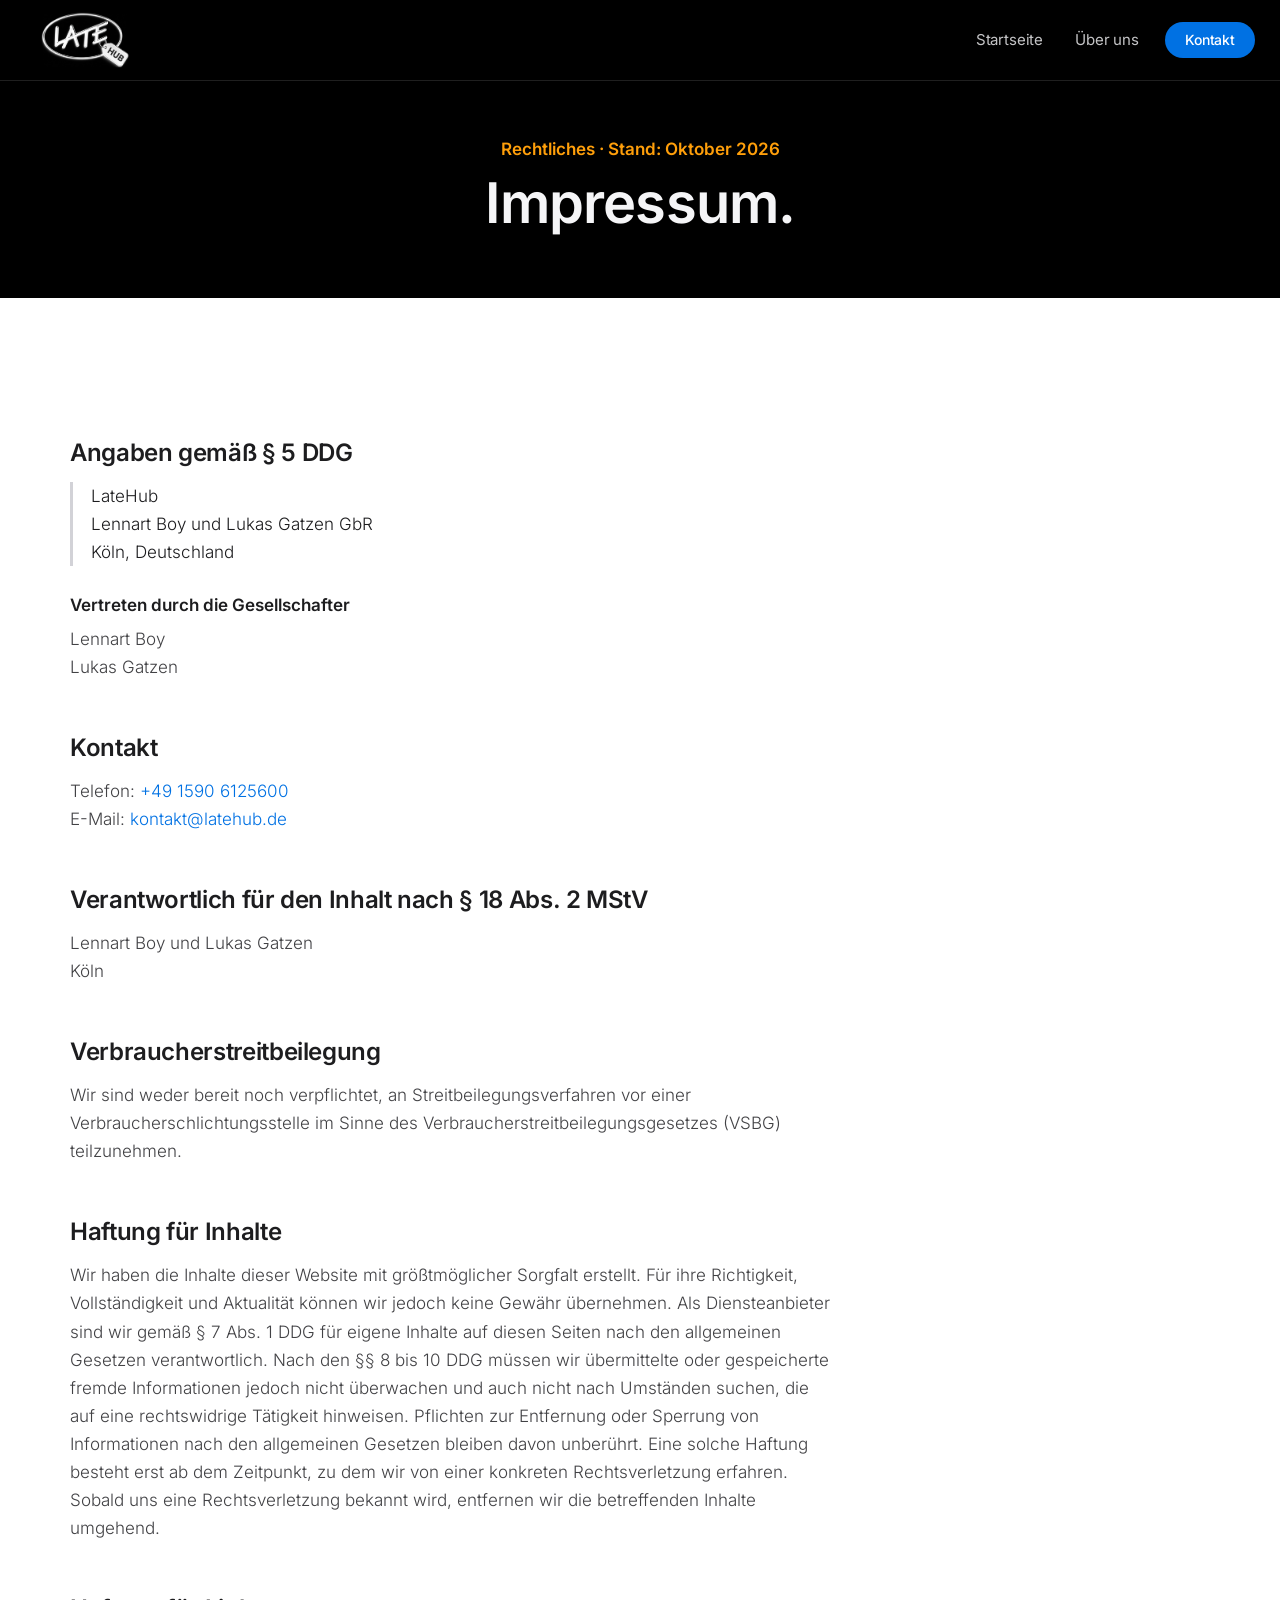
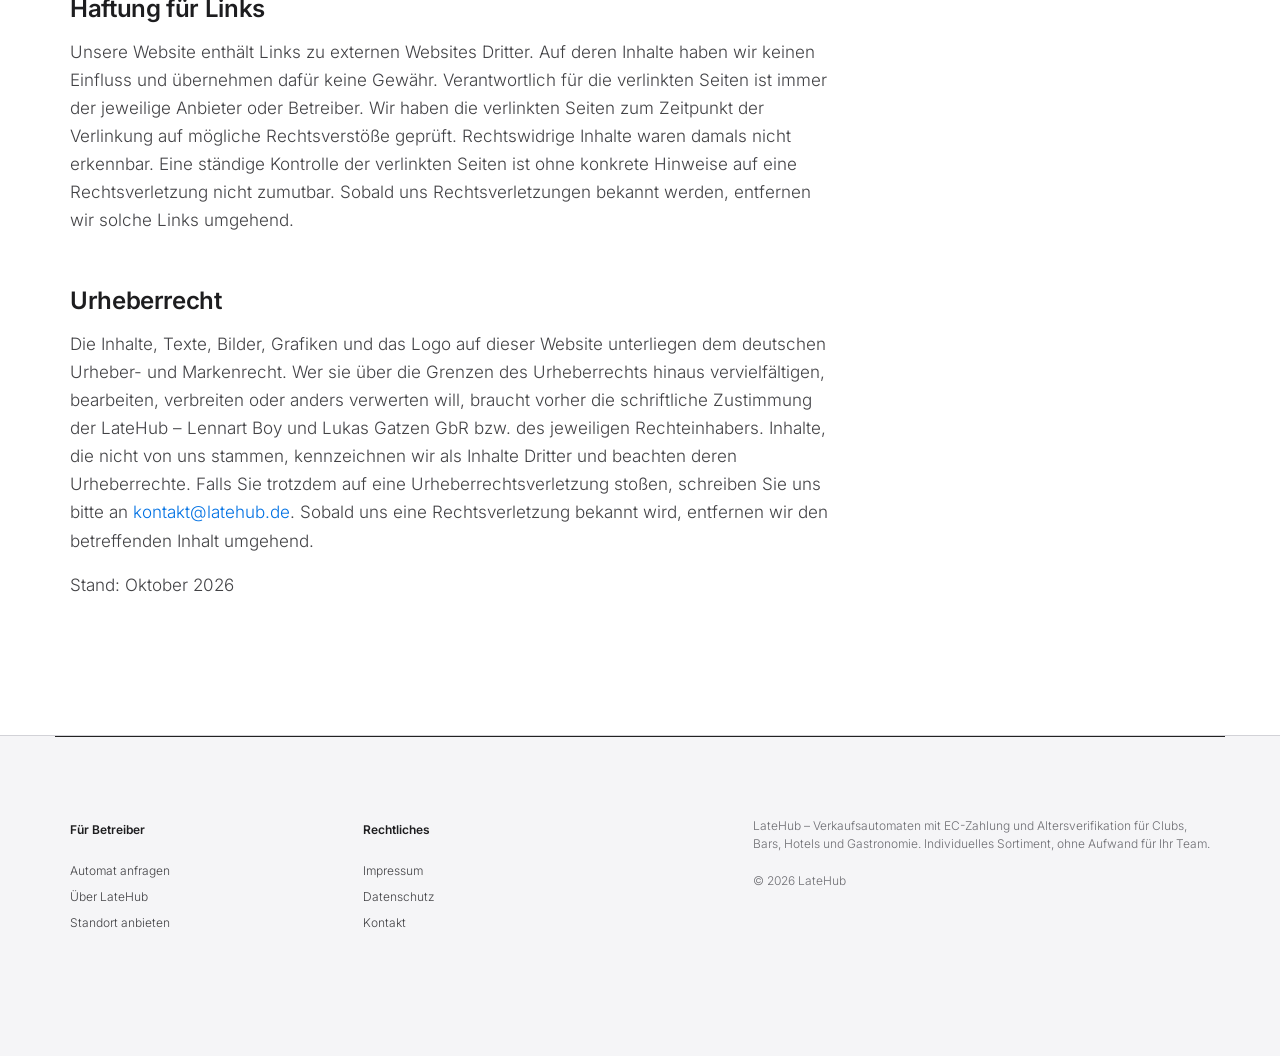
<file: impressum.html>
<!DOCTYPE html>
<html lang="de">

<head>

    <!--meta tags -->
    <meta charset="utf-8">
    <meta http-equiv="X-UA-Compatible" content="IE=edge">
    <meta name="viewport" content="width=device-width, initial-scale=1">
    <meta name="description" content="Impressum von LateHub: Anbieterkennzeichnung nach § 5 DDG, Kontakt und rechtliche Hinweise.">
    <!--meta tags ends-->

    <title>Impressum – LateHub</title>


    <!-- Bootstrap stylesheet -->
    <link href="css/bootstrap.min.css" rel="stylesheet">
    <link rel="stylesheet" href="css/inter.css">


    <!-- Popup Images -->
    <link rel="stylesheet" type="text/css" href="css/magnific-popup.css">

    <!-- css animation -->
    <link rel="stylesheet" type="text/css" href="css/animate.css">

    <!-- custom stylesheets -->
    <link rel="stylesheet" type="text/css" href="css/main.css">

    <!-- Design im Stil von apple.com -->
    <style>
        /* ===== Farben und Schrift (Apple-Stil) ===== */
        :root {
            --font: "SF Pro Display", "SF Pro Text", -apple-system, BlinkMacSystemFont, "Inter", "Helvetica Neue", Arial, sans-serif;
            --bg-light: #f5f5f7;
            --ink: #1d1d1f;
            --grey: #6e6e73;
            --line: #d2d2d7;
            --blue: #0071e3;
            --blue-hover: #0077ed;
            --blue-on-dark: #2997ff;
            --orange: #bf4800;
            --green: #248a3d;
            --whatsapp: #1fa855;
            --whatsapp-hover: #25d366;
            --nav-height: 64px;
        }
        @media (min-width: 768px) {
            :root {
                --nav-height: 80px;
            }
        }
        html {
            scroll-padding-top: var(--nav-height);
        }
        body, p, li, a, span, button, h1, h2, h3, h4, td {
            font-family: var(--font);
            -webkit-font-smoothing: antialiased;
            -moz-osx-font-smoothing: grayscale;
        }
        h1,
        .section-title {
            font-weight: 600;
            font-size: 34px;
            line-height: 1.08;
            letter-spacing: -0.015em;
        }
        .muted {
            color: #86868b;
        }
        @media (min-width: 992px) {
            h1,
            .section-title {
                font-size: 40px;
            }
        }

        /* ===== Runde Knöpfe ===== */
        .apple-btn {
            display: inline-block;
            font-family: var(--font);
            font-weight: 400;
            font-size: 17px;
            line-height: 1.2;
            text-decoration: none;
            padding: 12px 24px;
            border-radius: 980px;
            border: 1px solid transparent;
            transition: background-color 0.2s, color 0.2s, border-color 0.2s;
        }
        .apple-btn .fa {
            font-size: 19px;
            margin-right: 8px;
            vertical-align: -2px;
        }
        .apple-btn-whatsapp {
            background-color: var(--whatsapp);
            color: #ffffff;
        }
        .apple-btn-whatsapp:hover,
        .apple-btn-whatsapp:focus {
            background-color: var(--whatsapp-hover);
            color: #ffffff;
            text-decoration: none;
        }
        .apple-btn-email,
        .apple-btn-primary {
            background-color: var(--blue);
            color: #ffffff;
        }
        .apple-btn-email:hover,
        .apple-btn-email:focus,
        .apple-btn-primary:hover,
        .apple-btn-primary:focus {
            background-color: var(--blue-hover);
            color: #ffffff;
            text-decoration: none;
        }
        .contact-btns {
            display: flex;
            flex-wrap: wrap;
            gap: 12px;
        }

        /* ===== Navigationsleiste (Apple-Stil, identisch zur Startseite) ===== */
        #header .navbar-default {
            background-color: #000000 !important;
            -webkit-backdrop-filter: none;
            backdrop-filter: none;
            border: none;
            border-bottom: 1px solid rgba(255, 255, 255, 0.12);
            box-shadow: none;
            margin-bottom: 0;
            min-height: 0;
        }
        #header .navbar-default .navbar-collapse {
            background-color: transparent !important;
            border: none;
            box-shadow: none;
        }
        #header .navbar-default .navbar-brand {
            height: auto;
            padding: 10px 15px;
            display: block;
        }
        #header .navbar-default .navbar-brand img {
            display: block;
            height: 44px;
            max-height: none;
            width: auto;
        }
        /* Menü-Knopf (Handy): Striche einfarbig, in allen Zuständen */
        #header .navbar-default .navbar-toggle {
            margin: 15px 15px 15px 0;
        }
        #header .navbar-default .navbar-toggle .icon-bar,
        #header .navbar-default .navbar-toggle:hover .icon-bar,
        #header .navbar-default .navbar-toggle:focus .icon-bar,
        #header .navbar-default .navbar-toggle:active .icon-bar,
        #header .navbar-default .navbar-toggle.collapsed .icon-bar,
        #header .navbar-default .navbar-toggle:not(.collapsed) .icon-bar {
            background-color: #f5f5f7 !important;
            background-image: none !important;
        }
        #header .navbar-default .navbar-toggle,
        #header .navbar-default .navbar-toggle:active,
        #header .navbar-default .navbar-toggle:not(.collapsed) {
            background-color: transparent !important;
            border-color: rgba(255, 255, 255, 0.25) !important;
            -webkit-tap-highlight-color: transparent;
        }
        #header .navbar-default .navbar-toggle:hover,
        #header .navbar-default .navbar-toggle:focus {
            background-color: rgba(255, 255, 255, 0.1) !important;
        }
        #header .navbar-default .navbar-nav > li > a {
            font-family: var(--font);
            font-weight: 400;
            font-size: 15px;
            line-height: 20px;
            letter-spacing: -0.01em;
            text-transform: none !important;
            color: rgba(245, 245, 247, 0.8) !important;
            background-color: transparent !important;
            padding: 14px 15px;
            border-top: 1px solid rgba(255, 255, 255, 0.08);
            transition: color 0.2s;
        }
        #header .navbar-default .navbar-nav > li > a:hover,
        #header .navbar-default .navbar-nav > li > a:focus,
        #header .navbar-default .navbar-nav > li.active > a,
        #header .navbar-default .navbar-nav > li.active > a:hover,
        #header .navbar-default .navbar-nav > li.active > a:focus {
            color: #ffffff !important;
            background-color: transparent !important;
        }
        #header .navbar-default .navbar-nav > li > a:focus-visible {
            outline: 2px solid var(--blue-on-dark);
            outline-offset: -2px;
        }
        /* Kontakt-Knopf (blau, ganz rechts) */
        #header .navbar-default .navbar-nav > li.nav-contact > a {
            color: #ffffff !important;
            font-weight: 500;
            font-size: 14px;
            text-align: center;
            border-top: none;
            border-radius: 980px;
            margin: 12px 15px 16px;
            padding: 10px 20px;
            background-color: var(--blue) !important;
            transition: background-color 0.2s;
        }
        #header .navbar-default .navbar-nav > li.nav-contact > a:hover,
        #header .navbar-default .navbar-nav > li.nav-contact > a:focus {
            background-color: var(--blue-hover) !important;
            color: #ffffff !important;
        }
        @media (max-width: 767px) {
            #header .navbar-default .navbar-collapse {
                background-color: #000000 !important;
            }
        }
        @media (min-width: 768px) {
            #header .navbar-default > .container {
                width: 100%;
                max-width: none;
                padding-left: 40px;
                padding-right: 40px;
            }
            #header .navbar-default .navbar-brand {
                padding: 12px 15px;
            }
            #header .navbar-default .navbar-brand img {
                height: 56px;
            }
            #header .navbar-default .navbar-collapse {
                padding-right: 0;
            }
            #header .navbar-default .navbar-nav > li > a {
                padding: 30px 16px;
                border-top: none;
            }
            #header .navbar-default .navbar-nav > li.nav-contact > a {
                margin: 22px 0 22px 10px;
                padding: 8px 20px;
            }
        }

        /* ===== Kopfbereich (schwarz) ===== */
        #about-hero {
            background: #000000 !important;
            padding: calc(var(--nav-height) + 56px) 0 64px;
            text-align: center;
        }
        #about-hero .hero-kicker {
            display: block;
            font-family: var(--font);
            font-weight: 600;
            font-size: 17px;
            color: #ff9f0a;
            margin: 0 0 12px;
        }
        #about-hero h1 {
            color: #f5f5f7;
            margin: 0 auto;
            max-width: 980px;
        }
        @media (min-width: 768px) {
            #about-hero h1 {
                font-size: 48px;
                line-height: 1.08;
            }
        }
        @media (min-width: 992px) {
            #about-hero h1 {
                font-size: 56px;
                line-height: 1.07;
            }
        }

        /* ===== Rechtstext (Datenschutz) ===== */
        #legal {
            background: #ffffff !important;
            color: var(--ink);
            padding: 64px 0 96px;
        }
        .legal-text {
            max-width: 760px;
        }
        .legal-text h2 {
            font-family: var(--font);
            font-weight: 600;
            font-size: 24px;
            line-height: 1.25;
            letter-spacing: -0.015em;
            text-transform: none;
            color: var(--ink);
            margin: 52px 0 14px;
        }
        .legal-text h3 {
            font-family: var(--font);
            font-weight: 600;
            font-size: 17px;
            line-height: 1.35;
            letter-spacing: normal;
            text-transform: none;
            color: var(--ink);
            margin: 28px 0 8px;
        }
        .legal-text p,
        .legal-text li {
            font-family: var(--font);
            font-size: 17px;
            line-height: 1.65;
            color: #424245;
        }
        .legal-text p {
            margin: 0 0 16px;
        }
        .legal-text ul,
        .legal-text ol {
            margin: 0 0 18px;
            padding-left: 24px;
        }
        .legal-text ul {
            list-style: disc;
        }
        .legal-text ol {
            list-style: decimal;
        }
        .legal-text li {
            display: list-item;
        }
        .legal-text li {
            margin-bottom: 8px;
        }
        .legal-text a {
            color: var(--blue);
            text-decoration: none;
            overflow-wrap: anywhere;
        }
        .legal-text a:hover,
        .legal-text a:focus {
            text-decoration: underline;
        }
        .legal-intro {
            font-size: 21px !important;
            line-height: 1.45 !important;
            font-weight: 500;
            color: var(--ink) !important;
            margin-bottom: 32px !important;
        }
        .legal-toc {
            background-color: var(--bg-light);
            border-radius: 20px;
            padding: 24px 28px 8px;
            margin-bottom: 8px;
        }
        .legal-toc ol {
            margin-bottom: 14px;
        }
        .legal-toc li {
            font-size: 16px;
            margin-bottom: 6px;
        }
        .legal-address {
            border-left: 3px solid var(--line);
            padding-left: 18px;
            color: var(--ink) !important;
        }
        .legal-box {
            background-color: var(--bg-light);
            border-radius: 20px;
            padding: 22px 26px 8px;
            margin: 24px 0;
        }
        .legal-box h3 {
            margin-top: 0;
        }
        .platzhalter {
            background: #fff3b0;
            padding: 0 4px;
            border-radius: 4px;
        }
        @media (min-width: 992px) {
            #legal {
                padding: 88px 0 120px;
            }
        }

        /* Lange Überschrift auf schmalen Handys: trennen und etwas kleiner */
        #about-hero h1 {
            overflow-wrap: anywhere;
            hyphens: auto;
        }
        @media (max-width: 575px) {
            #about-hero h1 {
                font-size: clamp(24px, 8vw, 34px);
            }
        }

        /* ===== Footer (hellgrau, klein) ===== */
        #footer {
            background: var(--bg-light) !important;
            color: var(--grey);
            border-top: 1px solid var(--line);
        }
        #footer h4 {
            font-family: var(--font);
            font-weight: 600;
            font-size: 12px;
            text-transform: none;
            letter-spacing: 0;
            color: var(--ink) !important;
        }
        #footer a {
            font-family: var(--font);
            font-size: 12px;
            color: #424245 !important;
        }
        #footer a:hover {
            color: #000000 !important;
            text-decoration: underline;
        }
        #footer .footer-text p,
        #footer .footer-text span {
            font-family: var(--font);
            font-size: 12px;
            line-height: 1.5;
            color: var(--grey) !important;
        }
    </style>

</head>

<body>

<!-- Start: Preloader section -->
<div id="loader-wrapper">
    <div id="loader"></div>
</div>
<!-- End: Preloader section -->

<!-- DOCUMENT WRAPPER STARTS -->

    <!-- MAIN HEADER STARTS-->
    <header id="header">

        <!-- TOP NAVIGATION -->
        <nav class="top-navigation-bar navbar navbar-default navbar-fixed-top">
            <div class="container">
                <div class="row">
                    <div class="col-md-12">
                        <div class="navbar-header">
                            <button type="button" class="navbar-toggle collapsed"
                                    data-toggle="collapse" data-target="#top-navigation-bar"
                                    aria-expanded="false" aria-controls="top-navigation-bar">
                                <span class="sr-only">Navigation umschalten</span>
                                <span class="icon-bar"></span>
                                <span class="icon-bar"></span>
                                <span class="icon-bar"></span>
                            </button>
                            <a class="navbar-brand" href="index.html"><img src="images/banner-carousel/logoicon.png" alt="LateHub" decoding="async"></a>
                        </div>

                        <div class="collapse navbar-collapse" id="top-navigation-bar">
                            <ul class="nav navbar-nav navbar-right">
                                <li><a href="index.html">Startseite</a></li>
                                <li><a href="about.html">Über uns</a></li>
                                <li class="nav-contact"><a href="kontakt.html">Kontakt</a></li>
                            </ul>
                        </div>
                    </div>
                </div>
            </div>
        </nav>
        <!-- TOP NAVIGATION ENDS -->

    </header>
    <!-- main header ends-->

    <main>

        <!-- ================= KOPFBEREICH ================= -->
        <section id="about-hero">
            <div class="container">
                <span class="hero-kicker">Rechtliches · Stand: Oktober 2026</span>
                <h1>Impressum.</h1>
            </div>
        </section>

        <!-- ================= INHALT ================= -->
        <section id="legal">
            <div class="container">
                <div class="legal-text">

                    <h2>Angaben gemäß § 5 DDG</h2>
                    <p class="legal-address">
                        LateHub<br>
                        Lennart Boy und Lukas Gatzen GbR<br>
                        Köln, Deutschland
                    </p>

                    <h3>Vertreten durch die Gesellschafter</h3>
                    <p>Lennart Boy<br>Lukas Gatzen</p>

                    <h2>Kontakt</h2>
                    <p>
                        Telefon: <a href="tel:+4915906125600">+49 1590 6125600</a><br>
                        E-Mail: <a href="mailto:kontakt@latehub.de">kontakt@latehub.de</a>
                    </p>

                    <h2>Verantwortlich für den Inhalt nach § 18 Abs. 2 MStV</h2>
                    <p>
                        Lennart Boy und Lukas Gatzen<br>
                        Köln
                    </p>

                    <h2>Verbraucherstreitbeilegung</h2>
                    <p>Wir sind weder bereit noch verpflichtet, an Streitbeilegungsverfahren vor einer Verbraucherschlichtungsstelle im Sinne des Verbraucherstreitbeilegungsgesetzes (VSBG) teilzunehmen.</p>

                    <h2>Haftung für Inhalte</h2>
                    <p>Wir haben die Inhalte dieser Website mit größtmöglicher Sorgfalt erstellt. Für ihre Richtigkeit, Vollständigkeit und Aktualität können wir jedoch keine Gewähr übernehmen. Als Diensteanbieter sind wir gemäß § 7 Abs. 1 DDG für eigene Inhalte auf diesen Seiten nach den allgemeinen Gesetzen verantwortlich. Nach den §§ 8 bis 10 DDG müssen wir übermittelte oder gespeicherte fremde Informationen jedoch nicht überwachen und auch nicht nach Umständen suchen, die auf eine rechtswidrige Tätigkeit hinweisen. Pflichten zur Entfernung oder Sperrung von Informationen nach den allgemeinen Gesetzen bleiben davon unberührt. Eine solche Haftung besteht erst ab dem Zeitpunkt, zu dem wir von einer konkreten Rechtsverletzung erfahren. Sobald uns eine Rechtsverletzung bekannt wird, entfernen wir die betreffenden Inhalte umgehend.</p>

                    <h2>Haftung für Links</h2>
                    <p>Unsere Website enthält Links zu externen Websites Dritter. Auf deren Inhalte haben wir keinen Einfluss und übernehmen dafür keine Gewähr. Verantwortlich für die verlinkten Seiten ist immer der jeweilige Anbieter oder Betreiber. Wir haben die verlinkten Seiten zum Zeitpunkt der Verlinkung auf mögliche Rechtsverstöße geprüft. Rechtswidrige Inhalte waren damals nicht erkennbar. Eine ständige Kontrolle der verlinkten Seiten ist ohne konkrete Hinweise auf eine Rechtsverletzung nicht zumutbar. Sobald uns Rechtsverletzungen bekannt werden, entfernen wir solche Links umgehend.</p>

                    <h2>Urheberrecht</h2>
                    <p>Die Inhalte, Texte, Bilder, Grafiken und das Logo auf dieser Website unterliegen dem deutschen Urheber- und Markenrecht. Wer sie über die Grenzen des Urheberrechts hinaus vervielfältigen, bearbeiten, verbreiten oder anders verwerten will, braucht vorher die schriftliche Zustimmung der LateHub – Lennart Boy und Lukas Gatzen GbR bzw. des jeweiligen Rechteinhabers. Inhalte, die nicht von uns stammen, kennzeichnen wir als Inhalte Dritter und beachten deren Urheberrechte. Falls Sie trotzdem auf eine Urheberrechtsverletzung stoßen, schreiben Sie uns bitte an <a href="mailto:kontakt@latehub.de">kontakt@latehub.de</a>. Sobald uns eine Rechtsverletzung bekannt wird, entfernen wir den betreffenden Inhalt umgehend.</p>

                    <p>Stand: Oktober 2026</p>

                </div>
            </div>
        </section>

    </main>

    <!-- footer section starts -->
    <footer id="footer" class="footer">
        <div class="container">
            <div class="row">
                <div class="footer-wrapper clearfix page">
                    <div class="col-md-6 footer-left">
                        <div class="row">
                            <div class="col-xs-6">
                                <div class="footer-link footer-link-1">
                                    <h4>Für Betreiber</h4>
                                    <ul>
                                        <li><a href="kontakt.html">Automat anfragen</a></li>
                                        <li><a href="about.html">Über LateHub</a></li>
                                        <li><a href="kontakt.html">Standort anbieten</a></li>
                                    </ul>
                                </div>
                            </div>
                            <div class="col-xs-6">
                                <div class="footer-link footer-link-2">
                                    <h4>Rechtliches</h4>
                                    <ul>
                                        <li><a href="impressum.html">Impressum</a></li>
                                        <li><a href="datenschutz.html">Datenschutz</a></li>
                                        <li><a href="kontakt.html">Kontakt</a></li>
                                    </ul>
                                </div>
                            </div>
                        </div>
                    </div>
                    <div class="col-md-5 col-md-offset-1 footer-text">
                        <p>LateHub – Verkaufsautomaten mit EC-Zahlung und Altersverifikation für Clubs, Bars, Hotels und Gastronomie. Individuelles Sortiment, ohne Aufwand für Ihr Team.</p>
                        <span>&copy; 2026 LateHub</span>
                    </div>
                </div>
            </div>
        </div>
    </footer>
    <!-- footer section ends -->

<!-- DOCUMENT WRAPPER ENDS -->


<!-- SCRIPTS -->
    <script src="js/jquery-1.11.2.min.js"></script>
    <script type="text/javascript" src="js/jquery.magnific-popup.min.js"></script>
    <script type="text/javascript" src="js/jquery.easing.min.js"></script>
    <script type="text/javascript" src="js/wow.min.js"></script>
    <script src="js/bootstrap.min.js"></script>
    <script src="js/main.js"></script>

    <!-- Notausgang: blendet den Lade-Bildschirm nach 2 Sekunden aus -->
    <script>
      setTimeout(function () {
        var l = document.getElementById('loader-wrapper');
        if (l) { l.style.display = 'none'; }
      }, 2000);
    </script>
<!-- SCRIPTS ENDS -->
</body>

</html>
</file>
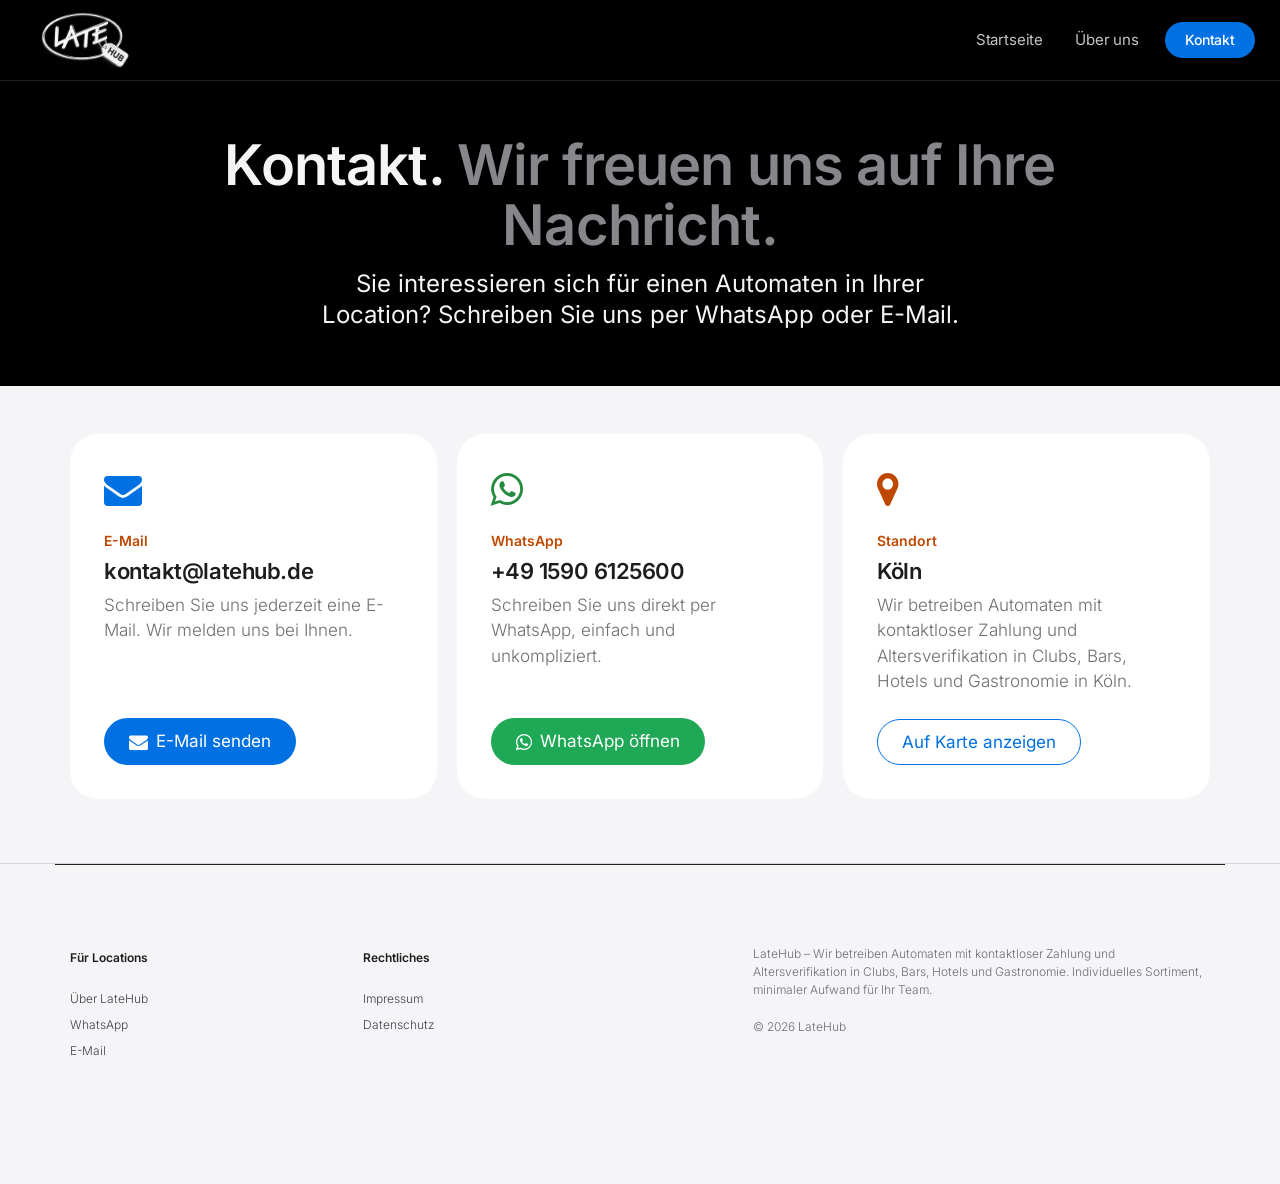
<file: kontakt.html>
<!DOCTYPE html>
<html lang="de">

<head>

    <!--meta tags -->
    <meta charset="utf-8">
    <meta http-equiv="X-UA-Compatible" content="IE=edge">
    <meta name="viewport" content="width=device-width, initial-scale=1">
    <meta name="description" content="Kontakt zu LateHub – schreiben Sie uns per E-Mail oder WhatsApp. Wir betreiben Automaten in Clubs, Bars, Hotels und Gastronomie in Köln.">
    <!--meta tags ends-->

    <title>Kontakt – LateHub</title>


    <!-- Bootstrap stylesheet -->
    <link href="css/bootstrap.min.css" rel="stylesheet">

    <!-- Font Icons -->
    <link rel="stylesheet" href="css/font-awesome.min.css">
    <link rel="stylesheet" href="css/inter.css">

    <!-- Popup Images -->
    <link rel="stylesheet" type="text/css" href="css/magnific-popup.css">

    <!-- css animation -->
    <link rel="stylesheet" type="text/css" href="css/animate.css">

    <!-- custom stylesheets -->
    <link rel="stylesheet" type="text/css" href="css/main.css">

    <!-- Design im Stil von apple.com -->
    <style>
        /* ===== Farben und Schrift (Apple-Stil) ===== */
        :root {
            --font: "SF Pro Display", "SF Pro Text", -apple-system, BlinkMacSystemFont, "Inter", "Helvetica Neue", Arial, sans-serif;
            --bg-light: #f5f5f7;
            --ink: #1d1d1f;
            --grey: #6e6e73;
            --grey-dark-bg: #a1a1a6;
            --line: #d2d2d7;
            --blue: #0071e3;
            --blue-hover: #0077ed;
            --blue-on-dark: #2997ff;
            --orange: #bf4800;
            --green: #248a3d;
            --whatsapp: #1fa855;
            --whatsapp-hover: #25d366;
            --nav-height: 64px;
        }
        @media (min-width: 768px) {
            :root {
                --nav-height: 80px;
            }
        }
        html {
            scroll-padding-top: var(--nav-height);
        }
        body, p, li, a, span, button, h1, h2, h3, h4 {
            font-family: var(--font);
            -webkit-font-smoothing: antialiased;
            -moz-osx-font-smoothing: grayscale;
        }
        h1 {
            font-weight: 600;
            font-size: 34px;
            line-height: 1.08;
            letter-spacing: -0.015em;
        }
        h1 .muted {
            color: #86868b;
        }

        /* ===== Runde Knöpfe ===== */
        .apple-btn {
            display: inline-block;
            font-family: var(--font);
            font-weight: 400;
            font-size: 17px;
            line-height: 1.2;
            text-decoration: none;
            padding: 12px 24px;
            border-radius: 980px;
            border: 1px solid transparent;
            transition: background-color 0.2s, color 0.2s, border-color 0.2s;
        }
        .apple-btn .fa {
            font-size: 19px;
            margin-right: 8px;
            vertical-align: -2px;
        }
        .apple-btn-whatsapp {
            background-color: var(--whatsapp);
            color: #ffffff;
        }
        .apple-btn-whatsapp:hover,
        .apple-btn-whatsapp:focus {
            background-color: var(--whatsapp-hover);
            color: #ffffff;
            text-decoration: none;
        }
        .apple-btn-email {
            background-color: var(--blue);
            color: #ffffff;
        }
        .apple-btn-email:hover,
        .apple-btn-email:focus {
            background-color: var(--blue-hover);
            color: #ffffff;
            text-decoration: none;
        }
        .apple-btn-outline-blue {
            border-color: var(--blue);
            color: var(--blue);
            background-color: transparent;
        }
        .apple-btn-outline-blue:hover,
        .apple-btn-outline-blue:focus {
            background-color: rgba(0, 113, 227, 0.08);
            border-color: var(--blue);
            color: var(--blue);
            text-decoration: none;
        }

        /* ===== Navigationsleiste (Apple-Stil, identisch zur Startseite) ===== */
        #header .navbar-default {
            background-color: #000000 !important;
            -webkit-backdrop-filter: none;
            backdrop-filter: none;
            border: none;
            border-bottom: 1px solid rgba(255, 255, 255, 0.12);
            box-shadow: none;
            margin-bottom: 0;
            min-height: 0;
        }
        #header .navbar-default .navbar-collapse {
            background-color: transparent !important;
            border: none;
            box-shadow: none;
        }
        #header .navbar-default .navbar-brand {
            height: auto;
            padding: 10px 15px;
            display: block;
        }
        #header .navbar-default .navbar-brand img {
            display: block;
            height: 44px;
            max-height: none;
            width: auto;
        }
        #header .navbar-default .navbar-toggle {
            margin: 15px 15px 15px 0;
            border-color: rgba(255, 255, 255, 0.25);
        }
        #header .navbar-default .navbar-toggle:hover,
        #header .navbar-default .navbar-toggle:focus {
            background-color: rgba(255, 255, 255, 0.1);
        }
        #header .navbar-default .navbar-toggle .icon-bar {
            background-color: #f5f5f7;
        }
        #header .navbar-default .navbar-nav > li > a {
            font-family: var(--font);
            font-weight: 400;
            font-size: 15px;
            line-height: 20px;
            letter-spacing: -0.01em;
            text-transform: none !important;
            color: rgba(245, 245, 247, 0.8) !important;
            background-color: transparent !important;
            padding: 14px 15px;
            border-top: 1px solid rgba(255, 255, 255, 0.08);
            transition: color 0.2s;
        }
        #header .navbar-default .navbar-nav > li > a:hover,
        #header .navbar-default .navbar-nav > li > a:focus,
        #header .navbar-default .navbar-nav > li.active > a,
        #header .navbar-default .navbar-nav > li.active > a:hover,
        #header .navbar-default .navbar-nav > li.active > a:focus {
            color: #ffffff !important;
            background-color: transparent !important;
        }
        #header .navbar-default .navbar-nav > li > a:focus-visible {
            outline: 2px solid var(--blue-on-dark);
            outline-offset: -2px;
        }
        /* Kontakt-Knopf (blau, ganz rechts) */
        #header .navbar-default .navbar-nav > li.nav-contact > a {
            color: #ffffff !important;
            font-weight: 500;
            font-size: 14px;
            text-align: center;
            border-top: none;
            border-radius: 980px;
            margin: 12px 15px 16px;
            padding: 10px 20px;
            background-color: var(--blue) !important;
            transition: background-color 0.2s;
        }
        #header .navbar-default .navbar-nav > li.nav-contact > a:hover,
        #header .navbar-default .navbar-nav > li.nav-contact > a:focus {
            background-color: var(--blue-hover) !important;
            color: #ffffff !important;
        }
        @media (max-width: 767px) {
            #header .navbar-default .navbar-collapse {
                background-color: #000000 !important;
            }
        }
        @media (min-width: 768px) {
            #header .navbar-default > .container {
                width: 100%;
                max-width: none;
                padding-left: 40px;
                padding-right: 40px;
            }
            #header .navbar-default .navbar-brand {
                padding: 12px 15px;
            }
            #header .navbar-default .navbar-brand img {
                height: 56px;
            }
            #header .navbar-default .navbar-collapse {
                padding-right: 0;
            }
            #header .navbar-default .navbar-nav > li > a {
                padding: 30px 16px;
                border-top: none;
            }
            #header .navbar-default .navbar-nav > li.nav-contact > a {
                margin: 22px 0 22px 10px;
                padding: 8px 20px;
            }
        }

        /* ===== Kopfbereich der Kontaktseite (schwarz) ===== */
        #kontakt-hero {
            background: #000000 !important;
            padding: calc(var(--nav-height) + 56px) 0 56px;
            text-align: center;
        }
        #kontakt-hero h1 {
            color: #f5f5f7;
            margin: 0 auto 12px;
            max-width: 980px;
        }
        #kontakt-hero .kontakt-sub {
            font-family: var(--font);
            font-size: 19px;
            font-weight: 400;
            line-height: 1.3;
            color: #f5f5f7;
            max-width: 680px;
            margin: 0 auto;
        }

        /* ===== Kontaktkarten (hellgrau, weiße Karten) ===== */
        #kontakt-karten {
            background: var(--bg-light) !important;
            padding: 48px 0 64px;
        }
        .kontakt-grid {
            display: grid;
            grid-template-columns: 1fr;
            gap: 20px;
        }
        .kontakt-card {
            display: flex;
            flex-direction: column;
            background-color: #ffffff;
            border-radius: 28px;
            padding: 36px 34px 34px;
        }
        .kontakt-icon {
            display: block;
            margin-bottom: 20px;
            font-size: 38px;
            line-height: 1;
        }
        .kontakt-icon .fa {
            display: block;
            line-height: 1;
        }
        .kontakt-card:nth-child(1) .kontakt-icon { color: var(--blue); }
        .kontakt-card:nth-child(2) .kontakt-icon { color: var(--green); }
        .kontakt-card:nth-child(3) .kontakt-icon { color: var(--orange); }
        .kontakt-card .info-label {
            display: block;
            font-family: var(--font);
            font-weight: 600;
            font-size: 14px;
            color: var(--orange);
            margin-bottom: 4px;
        }
        .kontakt-card .kontakt-value {
            display: block;
            font-family: var(--font);
            font-weight: 600;
            font-size: 22px;
            line-height: 1.2;
            letter-spacing: -0.02em;
            color: var(--ink);
            word-break: break-word;
            margin-bottom: 8px;
        }
        .kontakt-card p {
            font-family: var(--font);
            font-size: 17px;
            line-height: 1.5;
            color: var(--grey);
            margin: 0 0 24px;
        }
        .kontakt-card .kontakt-action {
            margin-top: auto;
        }
        @media (min-width: 992px) {
            .kontakt-grid {
                grid-template-columns: repeat(3, 1fr);
            }
            #kontakt-hero h1 {
                font-size: 56px;
                line-height: 1.07;
            }
            #kontakt-hero .kontakt-sub {
                font-size: 24px;
            }
        }
        @media (min-width: 768px) and (max-width: 991px) {
            #kontakt-hero h1 {
                font-size: 48px;
            }
        }

        /* ===== Footer (hellgrau, klein) ===== */
        #footer {
            background: var(--bg-light) !important;
            color: var(--grey);
            border-top: 1px solid var(--line);
        }
        #footer h4 {
            font-family: var(--font);
            font-weight: 600;
            font-size: 12px;
            text-transform: none;
            letter-spacing: 0;
            color: var(--ink) !important;
        }
        #footer a {
            font-family: var(--font);
            font-size: 12px;
            color: #424245 !important;
        }
        #footer a:hover {
            color: #000000 !important;
            text-decoration: underline;
        }
        #footer .footer-text p,
        #footer .footer-text span {
            font-family: var(--font);
            font-size: 12px;
            line-height: 1.5;
            color: var(--grey) !important;
        }

        /* Menü-Knopf (Handy): Striche einfarbig, in allen Zuständen */
        #header .navbar-default .navbar-toggle .icon-bar,
        #header .navbar-default .navbar-toggle:hover .icon-bar,
        #header .navbar-default .navbar-toggle:focus .icon-bar,
        #header .navbar-default .navbar-toggle:active .icon-bar,
        #header .navbar-default .navbar-toggle.collapsed .icon-bar,
        #header .navbar-default .navbar-toggle:not(.collapsed) .icon-bar {
            background-color: #f5f5f7 !important;
            background-image: none !important;
        }
        #header .navbar-default .navbar-toggle,
        #header .navbar-default .navbar-toggle:active,
        #header .navbar-default .navbar-toggle:not(.collapsed) {
            background-color: transparent !important;
            border-color: rgba(255, 255, 255, 0.25) !important;
            -webkit-tap-highlight-color: transparent;
        }
        #header .navbar-default .navbar-toggle:hover,
        #header .navbar-default .navbar-toggle:focus {
            background-color: rgba(255, 255, 255, 0.1) !important;
        }
    </style>

</head>

<body>

<!-- Start: Preloader section -->
<div id="loader-wrapper">
    <div id="loader"></div>
</div>
<!-- End: Preloader section -->

<!-- DOCUMENT WRAPPER STARTS -->
    <main>

        <!-- MAIN HEADER STARTS-->
        <header id="header">

            <!-- TOP NAVIGATION -->
            <nav class="top-navigation-bar navbar navbar-default navbar-fixed-top">
                <div class="container">
                <div class="row">
                <div class="col-md-12">
                    <div class="navbar-header">
                        <button type="button" class="navbar-toggle collapsed"
                                data-toggle="collapse" data-target="#top-navigation-bar"
                                aria-expanded="false">
                            <span class="sr-only">Navigation umschalten</span>
                            <span class="icon-bar"></span>
                            <span class="icon-bar"></span>
                            <span class="icon-bar"></span>
                        </button>
                        <a class="navbar-brand" href="index.html"><img src="images/banner-carousel/logoicon.png" alt="LateHub" decoding="async"></a>
                    </div>

                    <div class="collapse navbar-collapse" id="top-navigation-bar">
                        <ul class="nav navbar-nav navbar-right">
                            <li><a href="index.html">Startseite</a></li>
                            <li><a href="about.html">Über uns</a></li>
                            <li class="nav-contact"><a href="kontakt.html">Kontakt</a></li>
                        </ul>
                    </div>
                    </div>
                    </div>
                </div>
            </nav>
            <!-- TOP NAVIGATION ENDS -->

        </header>
        <!-- main header ends-->

        <!-- ================= KOPFBEREICH ================= -->
        <section id="kontakt-hero">
            <div class="container">
                <h1>Kontakt. <span class="muted">Wir freuen uns auf Ihre Nachricht.</span></h1>
                <p class="kontakt-sub">Sie interessieren sich für einen Automaten in Ihrer Location? Schreiben Sie uns per WhatsApp oder E-Mail.</p>
            </div>
        </section>

        <!-- ================= KONTAKTKARTEN ================= -->
        <section id="kontakt-karten">
            <div class="container">
                <div class="kontakt-grid">

                    <!-- E-Mail -->
                    <div class="kontakt-card">
                        <div class="kontakt-icon" aria-hidden="true"><i class="fa fa-envelope"></i></div>
                        <span class="info-label">E-Mail</span>
                        <span class="kontakt-value">kontakt@latehub.de</span>
                        <p>Schreiben Sie uns jederzeit eine E-Mail. Wir melden uns bei Ihnen.</p>
                        <div class="kontakt-action">
                            <a href="mailto:kontakt@latehub.de" class="apple-btn apple-btn-email"><i class="fa fa-envelope" aria-hidden="true"></i>E-Mail senden</a>
                        </div>
                    </div>

                    <!-- WhatsApp -->
                    <div class="kontakt-card">
                        <div class="kontakt-icon" aria-hidden="true"><i class="fa fa-whatsapp"></i></div>
                        <span class="info-label">WhatsApp</span>
                        <span class="kontakt-value">+49 1590 6125600</span>
                        <p>Schreiben Sie uns direkt per WhatsApp, einfach und unkompliziert.</p>
                        <div class="kontakt-action">
                            <a href="https://wa.me/4915906125600?text=Hallo%20LateHub%2C%20ich%20interessiere%20mich%20f%C3%BCr%20einen%20Automaten." target="_blank" rel="noopener" class="apple-btn apple-btn-whatsapp"><i class="fa fa-whatsapp" aria-hidden="true"></i>WhatsApp öffnen</a>
                        </div>
                    </div>

                    <!-- Standort -->
                    <div class="kontakt-card">
                        <div class="kontakt-icon" aria-hidden="true"><i class="fa fa-map-marker"></i></div>
                        <span class="info-label">Standort</span>
                        <span class="kontakt-value">Köln</span>
                        <p>Wir betreiben Automaten mit kontaktloser Zahlung und Altersverifikation in Clubs, Bars, Hotels und Gastronomie in Köln.</p>
                        <div class="kontakt-action">
                            <a href="https://www.google.com/maps/search/?api=1&amp;query=K%C3%B6ln" target="_blank" rel="noopener" class="apple-btn apple-btn-outline-blue">Auf Karte anzeigen</a>
                        </div>
                    </div>

                </div>
            </div>
        </section>

        <!-- footer section starts -->
        <footer id="footer" class="footer">
            <div class="container">
                <div class="row">
                    <div class="footer-wrapper clearfix page">
                    <div class="col-md-6 footer-left">
                        <div class="row">
                            <div class="col-xs-6">
                                <div class="footer-link footer-link-1">
                                    <h4>Für Locations</h4>
                                    <ul>
                                        <li><a href="about.html">Über LateHub</a></li>
                                        <li><a href="https://wa.me/4915906125600?text=Hallo%20LateHub%2C%20ich%20interessiere%20mich%20f%C3%BCr%20einen%20Automaten." target="_blank" rel="noopener">WhatsApp</a></li>
                                        <li><a href="mailto:kontakt@latehub.de">E-Mail</a></li>
                                    </ul>
                                </div>
                            </div>
                            <div class="col-xs-6">
                                <div class="footer-link footer-link-2">
                                    <h4>Rechtliches</h4>
                                    <ul>
                                        <li><a href="impressum.html">Impressum</a></li>
                                        <li><a href="datenschutz.html">Datenschutz</a></li>
                                    </ul>
                                </div>
                            </div>
                        </div>
                    </div>
                    <div class="col-md-5 col-md-offset-1 footer-text">
                        <p>LateHub – Wir betreiben Automaten mit kontaktloser Zahlung und Altersverifikation in Clubs, Bars, Hotels und Gastronomie. Individuelles Sortiment, minimaler Aufwand für Ihr Team.</p>
                        <span>&copy; 2026 LateHub</span>
                    </div>
                    </div>
                </div><!-- End: .row -->
            </div><!-- End: .container-->
        </footer>
        <!-- footer section ends -->

    </main>
<!-- DOCUMENT WRAPPER ENDS -->


<!-- SCRIPTS -->
    <script src="js/jquery-1.11.2.min.js"></script>
    <script type="text/javascript" src="js/jquery.magnific-popup.min.js"></script>
    <script type="text/javascript" src="js/jquery.easing.min.js"></script>
    <script type="text/javascript" src="js/wow.min.js"></script>
    <script src="js/bootstrap.min.js"></script>
    <script src="js/main.js"></script>

    <!-- Notausgang: blendet den Lade-Bildschirm nach 2 Sekunden aus -->
    <script>
      setTimeout(function () {
        var l = document.getElementById('loader-wrapper');
        if (l) { l.style.display = 'none'; }
      }, 2000);
    </script>
<!-- SCRIPTS ENDS -->
</body>

</html>
</file>
<file: css/inter.css>
/* Inter (variable Schrift, Latin-Zeichensatz), lokal gehostet.
   Quelle: npm-Paket @fontsource-variable/inter 5.1.0, Lizenz: SIL Open Font License 1.1 (https://openfontlicense.org) */
@font-face {
    font-family: 'Inter';
    font-style: normal;
    font-weight: 100 900;
    font-display: swap;
    src: url('../fonts/inter-latin-wght-normal.woff2') format('woff2');
    unicode-range: U+0000-00FF, U+0131, U+0152-0153, U+02BB-02BC, U+02C6, U+02DA, U+02DC, U+0304, U+0308, U+0329, U+2000-206F, U+20AC, U+2122, U+2191, U+2193, U+2212, U+2215, U+FEFF, U+FFFD;
}
</file>
<file: css/main.css>
/*
	GhuGhu Agency
	Author: Wahid Polin
	Version: 0.0.1
*/
/* http://meyerweb.com/eric/tools/css/reset/ 
   v2.0 | 20110126
   License: none (public domain)
*/
/* line 18, ../scss/base/_reset.scss */
html, body, div, span, applet, object, iframe,
h1, h2, h3, h4, h5, h6, p, blockquote, pre,
a, abbr, acronym, address, big, cite, code,
del, dfn, em, img, ins, kbd, q, s, samp,
small, strike, strong, sub, sup, tt, var,
b, u, i, center,
dl, dt, dd, ol, ul, li,
fieldset, form, label, legend,
table, caption, tbody, tfoot, thead, tr, th, td,
article, aside, canvas, details, embed,
figure, figcaption, footer, header, hgroup,
menu, nav, output, ruby, section, summary,
time, mark, audio, video {
  margin: 0;
  padding: 0;
  border: 0;
  font-size: 100%;
  font: inherit;
  vertical-align: baseline;
}

/* HTML5 display-role reset for older browsers */
/* line 28, ../scss/base/_reset.scss */
article, aside, details, figcaption, figure,
footer, header, hgroup, menu, nav, section {
  display: block;
}

/* line 31, ../scss/base/_reset.scss */
body {
  line-height: 1;
}

/* line 34, ../scss/base/_reset.scss */
ol, ul {
  list-style: none;
}

/* line 37, ../scss/base/_reset.scss */
blockquote, q {
  quotes: none;
}

/* line 41, ../scss/base/_reset.scss */
blockquote:before, blockquote:after,
q:before, q:after {
  content: '';
  content: none;
}

/* line 45, ../scss/base/_reset.scss */
table {
  border-collapse: collapse;
  border-spacing: 0;
}

/*font*/
/* line 1, ../scss/base/_base.scss */
body {
  font-family: "Merriweather", "Serif";
  color: white;
  font-size: 14px;
  font-weight: 300;
  line-height: 24px;
}

/* line 9, ../scss/base/_base.scss */
a {
  color: white;
}

/* line 13, ../scss/base/_base.scss */
span.thin {
  font-weight: 300;
}

/* line 17, ../scss/base/_base.scss */
.page {
  padding: 60px 0;
}

/* line 21, ../scss/base/_base.scss */
.page-top {
  padding: 110px 0 60px;
}

/* line 25, ../scss/base/_base.scss */
h1 {
  font-family: "Abril Fatface";
  font-size: 52px;
  line-height: 1;
}

/* line 31, ../scss/base/_base.scss */
h2 {
  font-family: "Open sans", "Sans Serif";
  font-size: 24px;
  font-weight: 800;
  line-height: 1.5;
}

/* line 38, ../scss/base/_base.scss */
h3 {
  font-family: "Open sans", "Sans Serif";
  font-size: 20px;
  font-weight: 300;
  line-height: 1.5;
  text-transform: uppercase;
  letter-spacing: 3px;
  color: #090909;
}

/* line 48, ../scss/base/_base.scss */
h4 {
  font-family: "Open sans", "Sans Serif";
  font-weight: 800;
  font-size: 30px;
  text-transform: uppercase;
  margin-bottom: 5px;
}

/* line 56, ../scss/base/_base.scss */
p {
  margin-bottom: 15px;
}

/* line 1, ../scss/layout/_nav.scss */
.navbar {
  font-family: "Open sans", "Sans Serif";
}

/* line 4, ../scss/layout/_nav.scss */
.navbar-default {
  background-color: #090909;
  border: none;
}
/* line 8, ../scss/layout/_nav.scss */
.navbar-default .navbar-brand {
  font-family: "Abril Fatface";
  font-weight: 800;
  color: #fff;
  font-size: 24px;
  padding: 15px 0;
}
/* line 15, ../scss/layout/_nav.scss */
.navbar-default .navbar-brand:hover {
  color: #f2013f;
}
/* line 19, ../scss/layout/_nav.scss */
.navbar-default .navbar-brand span.thin {
  font-family: "Open sans", "Sans Serif";
}
/* line 24, ../scss/layout/_nav.scss */
.navbar-default .navbar-toggle {
  border: none;
  background-color: #f2013f;
}
/* line 28, ../scss/layout/_nav.scss */
.navbar-default .navbar-toggle:hover, .navbar-default .navbar-toggle:focus {
  background-color: #d90138;
}
/* line 32, ../scss/layout/_nav.scss */
.navbar-default .navbar-toggle .icon-bar {
  background-color: white;
}
/* line 37, ../scss/layout/_nav.scss */
.navbar-default .navbar-nav > li > a {
  color: white;
  text-transform: uppercase;
  letter-spacing: 2px;
  font-size: 14px;
  font-weight: 800;
  transition: all 0.3s;
  padding-top: 20px;
  padding-bottom: 20px;
}
/* line 47, ../scss/layout/_nav.scss */
.navbar-default .navbar-nav > li > a:hover {
  background-color: transparent;
  color: #f2013f;
}
/* line 52, ../scss/layout/_nav.scss */
.navbar-default .navbar-nav > li > a:focus {
  color: #fff;
}
/* line 57, ../scss/layout/_nav.scss */
.navbar-default .navbar-nav > li.active > a {
  background-color: #090909;
  color: #f2013f;
}
/* line 61, ../scss/layout/_nav.scss */
.navbar-default .navbar-nav > li.active > a:hover {
  background-color: transparent;
  color: #f2013f;
}
/* line 67, ../scss/layout/_nav.scss */
.navbar-default .navbar-collapse {
  background-color: #090909;
  border: none;
  padding-right: 40px;
}

/* line 1, ../scss/layout/_footer.scss */
.footer {
  background-color: #090909;
  font-family: "Roboto Mono";
  font-size: 12px;
}
/* line 6, ../scss/layout/_footer.scss */
.footer h4 {
  font-family: "Roboto Mono";
  text-transform: none;
  font-size: 14px;
  font-weight: 700;
  margin-bottom: 15px;
}
/* line 14, ../scss/layout/_footer.scss */
.footer ul {
  margin-bottom: 40px;
}

/* line 20, ../scss/layout/_footer.scss */
.footer-wrapper {
  border-top: 1px solid #222;
  padding: 60px 0;
}

/* line 1, ../scss/modules/_blocks.scss */
.service {
  padding: 35px 0 40px;
  border-top: 1px solid #d00136;
}
/* line 5, ../scss/modules/_blocks.scss */
.service h2 {
  margin-bottom: 15px;
}

/* line 10, ../scss/modules/_blocks.scss */
.service-number {
  font-family: "Abril Fatface";
  font-size: 100px;
  color: #090909;
  margin-top: -30px;
  display: inline-block;
  font-weight: 700;
  line-height: 1.5;
}

/*section snippets*/
/* line 24, ../scss/modules/_blocks.scss */
.section-snippet {
  margin-bottom: 20px;
}
/* line 27, ../scss/modules/_blocks.scss */
.section-snippet span {
  font-family: "Open sans", "Sans Serif";
  font-weight: 400;
  display: block;
  color: #f2013f;
  margin-left: 5px;
}
/* line 34, ../scss/modules/_blocks.scss */
.section-snippet span.snippet-heading {
  text-transform: uppercase;
  font-weight: 800;
  color: #bbb;
  letter-spacing: 1px;
}
/* line 41, ../scss/modules/_blocks.scss */
.section-snippet span:last-child {
  margin-bottom: 40px;
}

/* team member */
/* line 52, ../scss/modules/_blocks.scss */
.team-member {
  padding: 40px 0;
}
/* line 55, ../scss/modules/_blocks.scss */
.team-member::first-of-type {
  padding-top: 0;
  border: none;
}

/* line 61, ../scss/modules/_blocks.scss */
.team-member-img {
  width: 100%;
  height: 230px;
  background-image: url("../images/about-us/5.jpg");
  background-size: cover;
  background-position: center center;
  background-repeat: no-repeat;
  margin-bottom: 40px;
  border-top: 5px solid #090909;
}

/* line 73, ../scss/modules/_blocks.scss */
.team-member-contact {
  margin-bottom: 40px;
}

/* line 78, ../scss/modules/_blocks.scss */
.team-member-desc-heading {
  margin-bottom: 20px;
}
/* line 81, ../scss/modules/_blocks.scss */
.team-member-desc-heading h4 {
  margin-bottom: 10px;
}
/* line 85, ../scss/modules/_blocks.scss */
.team-member-desc-heading span {
  font-size: 18px;
  color: #F2013F;
}

/*map*/
/* line 93, ../scss/modules/_blocks.scss */
#map {
  height: 350px;
  color: #090909;
  box-shadow: 0px 0px 45px rgba(0, 0, 0, 0.1), 0px 0px 45px rgba(0, 0, 0, 0.2);
}

/* line 1, ../scss/modules/_buttons.scss */
.custom-button {
  font-family: "Open sans", "Sans Serif";
  border-radius: 0;
  height: 60px;
  background-color: #f2013f;
  color: #fff;
  font-size: 24px;
  font-weight: 800;
  text-transform: uppercase;
  transition: all 0.3s;
}
/* line 12, ../scss/modules/_buttons.scss */
.custom-button:hover {
  background-color: #d90138;
}

/* line 1, ../scss/modules/_sections.scss */
.page {
  padding: 60px 0;
}

/* line 5, ../scss/modules/_sections.scss */
.main-heading {
  margin-bottom: 40px;
}

/* banner section */
/* line 11, ../scss/modules/_sections.scss */
.banner {
  background-color: #f2013f;
}
/* line 14, ../scss/modules/_sections.scss */
.banner .container {
  position: relative;
}
/* line 18, ../scss/modules/_sections.scss */
.banner h1 {
  margin-bottom: 20px;
}
/* line 22, ../scss/modules/_sections.scss */
.banner p {
  max-width: 470px;
}

/*who are we section*/
/* line 30, ../scss/modules/_sections.scss */
.who-are-we {
  background-color: #090909;
}
/* line 33, ../scss/modules/_sections.scss */
.who-are-we h1 {
  margin-bottom: 40px;
}

/* line 38, ../scss/modules/_sections.scss */
.services {
  background-color: #f2013f;
}

/*cta*/
/* line 44, ../scss/modules/_sections.scss */
.cta {
  background-color: #090909;
}

/* line 49, ../scss/modules/_sections.scss */
.cta h1 {
  margin-bottom: 40px;
}

/*about banner*/
/* line 55, ../scss/modules/_sections.scss */
.about-banner {
  background-color: #f2013f;
}

/* line 59, ../scss/modules/_sections.scss */
.about-heading {
  position: absolute;
  top: 35%;
}

/* line 64, ../scss/modules/_sections.scss */
.about-heading h3 {
  margin-bottom: 10px;
}

/*about-us*/
/* line 71, ../scss/modules/_sections.scss */
.about-us {
  background-color: #090909;
}
/* line 74, ../scss/modules/_sections.scss */
.about-us h1 {
  margin-bottom: 40px;
}

/* team members */
/* line 82, ../scss/modules/_sections.scss */
.team-members {
  background-color: #fff;
  color: #444;
}

/*address*/
/* line 89, ../scss/modules/_sections.scss */
.address {
  background-color: #f2013f;
}
/* line 92, ../scss/modules/_sections.scss */
.address h1 {
  margin-bottom: 30px;
}

/* line 97, ../scss/modules/_sections.scss */
.address-table {
  color: #fff;
  border-top: 1px solid #d00136;
  margin-bottom: 60px;
}
/* line 102, ../scss/modules/_sections.scss */
.address-table td {
  border-bottom: 1px solid #d00136;
}

/*email us*/
/* line 113, ../scss/modules/_sections.scss */
.address-wrapper,
.email-wrapper,
.form-wrapper,
.map-wrapper,
.footer-wrapper {
  max-width: 500px;
  margin: 0 auto;
}

/* line 118, ../scss/modules/_sections.scss */
.email-us {
  background-color: #090909;
}
/* line 121, ../scss/modules/_sections.scss */
.email-us h1 {
  margin-bottom: 30px;
}

/*prelooader */
/* line 3, ../scss/modules/_components.scss */
#loader-wrapper {
  position: fixed;
  top: 0;
  left: 0;
  right: 0;
  bottom: 0;
  background-color: #fff;
  /* change if the mask should have another color then white */
  z-index: 9999;
  /* makes sure it stays on top */
}

/* line 14, ../scss/modules/_components.scss */
#loader {
  width: 200px;
  height: 200px;
  position: absolute;
  left: 50%;
  /* centers the loading animation horizontally one the screen */
  top: 50%;
  /* centers the loading animation vertically one the screen */
  background-image: url(../images/Preloader_1.gif);
  /* path to your loading animation */
  background-repeat: no-repeat;
  background-position: center;
  margin: -100px 0 0 -100px;
  /* is width and height divided by two */
}

/* banner carousel */
/* line 34, ../scss/modules/_components.scss */
.banner-item {
  position: absolute;
  top: 20%;
}
/* line 38, ../scss/modules/_components.scss */
/*.banner-item img {
  box-shadow: 0px 0px 45px rgba(0, 0, 0, 0.2), 0px 0px 45px rgba(0, 0, 0, 0.2);
}*/

/* line 45, ../scss/modules/_components.scss */
.carousel-control {
  position: absolute;
  top: 100%;
  margin-top: -50px;
  bottom: 0;
  left: 0;
  width: 70px;
  height: 50px;
  font-size: 20px;
  color: #fff;
  text-align: center;
  text-shadow: 0 1px 2px rgba(0, 0, 0, 0.6);
  background-color: rgba(0, 0, 0, 0);
  filter: alpha(opacity=100);
  opacity: 1;
}
/* line 61, ../scss/modules/_components.scss */
.carousel-control.right {
  margin-right: 15px;
  /*to neget the col padding to align with container*/
  background-color: #090909;
}
/* line 65, ../scss/modules/_components.scss */
.carousel-control.right i img {
  margin-top: 12px;
}
/* line 70, ../scss/modules/_components.scss */
.carousel-control.left {
  left: 100%;
  margin-left: -286px;
  background-color: #090909;
}
/* line 75, ../scss/modules/_components.scss */
.carousel-control.left i img {
  margin-top: 12px;
}
/* line 80, ../scss/modules/_components.scss */
.carousel-control a {
  line-height: 0;
}

/* line 87, ../scss/modules/_components.scss */
.carousel-indicators {
  background-color: #090909;
  width: 131px;
  height: 50px;
  bottom: 0;
  left: 100%;
  margin-left: -201px;
  top: 100%;
  margin-top: -50px;
  padding-top: 14px;
  border-left: 1px solid #1a1a1a;
  border-right: 1px solid #1a1a1a;
}
/* line 100, ../scss/modules/_components.scss */
.carousel-indicators li {
  background-color: #fff;
  border: none;
  border-radius: 10px;
}
/* line 106, ../scss/modules/_components.scss */
.carousel-indicators .active {
  width: 12px;
  height: 12px;
  margin: 0;
  background-color: #F2013F;
}

/* =================  CAROUSEL CUSTOM FADE EFFECT ===================== */
/* line 120, ../scss/modules/_components.scss */
.carousel-fade .carousel-inner .item {
  -webkit-transition-property: opacity;
  transition-property: opacity;
}

/* line 126, ../scss/modules/_components.scss */
.carousel-fade .carousel-inner .item,
.carousel-fade .carousel-inner .active.left,
.carousel-fade .carousel-inner .active.right {
  opacity: 0;
}

/* line 131, ../scss/modules/_components.scss */
.carousel-fade .carousel-inner .active,
.carousel-fade .carousel-inner .next.left,
.carousel-fade .carousel-inner .prev.right {
  opacity: 1;
}

/* line 137, ../scss/modules/_components.scss */
.carousel-fade .carousel-inner .next,
.carousel-fade .carousel-inner .prev,
.carousel-fade .carousel-inner .active.left,
.carousel-fade .carousel-inner .active.right {
  left: 0;
  -webkit-transform: translate3d(0, 0, 0);
  transform: translate3d(0, 0, 0);
}

/* line 142, ../scss/modules/_components.scss */
.carousel-fade .carousel-control {
  z-index: 2;
}

/* line 1, ../scss/modules/_forms.scss */
.form-wrapper {
  font-family: "Roboto Mono";
  background-color: #fff;
  color: #090909;
  padding: 20px;
}

/* line 8, ../scss/modules/_forms.scss */
label, input, textarea {
  display: block;
  width: 100%;
  outline: none;
}

/* line 14, ../scss/modules/_forms.scss */
label {
  font-weight: 700;
  margin-bottom: 7px;
}

/* line 19, ../scss/modules/_forms.scss */
input, textarea {
  background-color: #f7f7f7;
  border: 1px solid #ddd;
  padding: 10px 5px;
  margin-bottom: 20px;
}

/* line 26, ../scss/modules/_forms.scss */
textarea {
  height: 130px;
  margin-bottom: 20px;
}

/* line 31, ../scss/modules/_forms.scss */
input.custom-button {
  border: none;
  font-family: "Roboto Mono";
}

/* line 36, ../scss/modules/_forms.scss */
label.local-error {
  background-color: #FCF8E3;
  color: #C74581;
  font-weight: 300;
  font-size: 12px;
  margin-top: -10px;
  margin-bottom: 20px;
  padding: 3px 20px;
  border-radius: 2px;
}

/* line 1, ../scss/modules/_tables.scss */
table {
  font-family: 'Roboto Mono';
  font-size: 12px;
  color: #444;
  width: 100%;
}
/* line 8, ../scss/modules/_tables.scss */
table tr td {
  padding: 15px 0;
  border-bottom: 1px solid #d5d5d5;
}
/* line 12, ../scss/modules/_tables.scss */
table tr td:first-of-type {
  width: 30%;
  font-weight: 700;
}

/* =================  CAROUSEL ANIMATION DELAY ===================== */
/* line 3, ../scss/modules/_animations.scss */
.delay-1 {
  -webkit-animation-delay: 300ms;
  -moz-animation-delay: 300ms;
  animation-delay: 300ms;
}

/* line 9, ../scss/modules/_animations.scss */
.delay-2 {
  -webkit-animation-delay: 600ms;
  -moz-animation-delay: 600ms;
  animation-delay: 600ms;
}

/* line 15, ../scss/modules/_animations.scss */
.delay-3 {
  -webkit-animation-delay: 1200ms;
  -moz-animation-delay: 1200ms;
  animation-delay: 1200ms;
}

/* line 21, ../scss/modules/_animations.scss */
.delay-4 {
  -webkit-animation-delay: 1500ms;
  -moz-animation-delay: 1500ms;
  animation-delay: 1500ms;
}

@media (min-width: 400px) {
  /* line 2, ../scss/layout/responsive/_big-mobile.scss */
  .banner-item {
    top: 30%;
  }

  /* line 6, ../scss/layout/responsive/_big-mobile.scss */
  .about-heading {
    top: 40%;
  }

  /* line 10, ../scss/layout/responsive/_big-mobile.scss */
  .form-wrapper {
    padding: 30px;
  }
}
@media (min-width: 768px) {
  /* line 3, ../scss/layout/responsive/_tablet.scss */
  body {
    font-size: 16px;
    line-height: 26px;
  }

  /* line 9, ../scss/layout/responsive/_tablet.scss */
  h2 {
    font-family: "Open sans", "Sans Serif";
    font-size: 26px;
    font-weight: 800;
    line-height: 1.5;
  }

  /* line 16, ../scss/layout/responsive/_tablet.scss */
  .page {
    padding: 80px 0;
  }

  /* line 20, ../scss/layout/responsive/_tablet.scss */
  .navbar-default {
    background-color: transparent;
  }
  /* line 22, ../scss/layout/responsive/_tablet.scss */
  .navbar-default .navbar-brand {
    padding: 20px 40px;
  }

  /* line 28, ../scss/layout/responsive/_tablet.scss */
  .banner-item {
    top: 35%;
  }
  /* line 31, ../scss/layout/responsive/_tablet.scss */
  .banner-item img {
    margin-top: -10px;
  }

  /* line 36, ../scss/layout/responsive/_tablet.scss */
  .about-us p {
    color: #e6e6e6;
  }

  /* line 40, ../scss/layout/responsive/_tablet.scss */
  .service-number {
    font-size: 140px;
  }

  /* line 48, ../scss/layout/responsive/_tablet.scss */
  .address-wrapper,
  .email-wrapper,
  .form-wrapper,
  .map-wrapper,
  .footer-wrapper {
    max-width: 100%;
    margin: 0;
  }

  /* line 53, ../scss/layout/responsive/_tablet.scss */
  .address-table {
    max-width: 350px;
  }

  /* line 57, ../scss/layout/responsive/_tablet.scss */
  .form-wrapper {
    padding: 40px;
  }

  /* line 61, ../scss/layout/responsive/_tablet.scss */
  .email-us h1 {
    margin-bottom: 100px;
  }
}
@media (min-width: 992px) {
  /* line 3, ../scss/layout/responsive/_laptop.scss */
  h1 {
    font-size: 62px;
  }

  /* line 7, ../scss/layout/responsive/_laptop.scss */
  .banner-item img {
    margin-top: -25px;
  }

  /* line 11, ../scss/layout/responsive/_laptop.scss */
  .about-us h1 {
    margin-bottom: 60px;
  }

  /* line 15, ../scss/layout/responsive/_laptop.scss */
  .page-top {
    padding: 200px 0 60px;
  }

  /* line 21, ../scss/layout/responsive/_laptop.scss */
  .navbar-default .navbar-nav > li > a {
    padding-top: 40px;
    padding-bottom: 40px;
  }
  /* line 26, ../scss/layout/responsive/_laptop.scss */
  .navbar-default .navbar-brand {
    font-size: 48px;
    padding: 40px;
  }

  /* line 32, ../scss/layout/responsive/_laptop.scss */
  .team-member-img, .team-member-contact {
    max-width: 350px;
  }
}
@media (min-width: 1200px) {
  /* line 2, ../scss/layout/responsive/_desktop.scss */
  .banner-item img {
    margin-top: -55px;
  }

  /* line 6, ../scss/layout/responsive/_desktop.scss */
  .about-heading {
    top: 48%;
  }
}

.team-member-desc {
    margin: 0px 15px;
    text-align: justify;
}

.footer-link a:hover {
  color: #f2013f;
  text-decoration: none;
}

.footer-text a {
  color: #f2013f;
}

.footer-text a:hover {
  text-decoration: none;
}
/*
	GhuGhu Agency
	Author: Wahid Polin
	Version: 0.0.1
*/
/* http://meyerweb.com/eric/tools/css/reset/ 
   v2.0 | 20110126
   License: none (public domain)
*/
/* line 18, ../scss/base/_reset.scss */
html, body, div, span, applet, object, iframe,
h1, h2, h3, h4, h5, h6, p, blockquote, pre,
a, abbr, acronym, address, big, cite, code,
del, dfn, em, img, ins, kbd, q, s, samp,
small, strike, strong, sub, sup, tt, var,
b, u, i, center,
dl, dt, dd, ol, ul, li,
fieldset, form, label, legend,
table, caption, tbody, tfoot, thead, tr, th, td,
article, aside, canvas, details, embed,
figure, figcaption, footer, header, hgroup,
menu, nav, output, ruby, section, summary,
time, mark, audio, video {
  margin: 0;
  padding: 0;
  border: 0;
  font-size: 100%;
  font: inherit;
  vertical-align: baseline;
}

/* HTML5 display-role reset for older browsers */
/* line 28, ../scss/base/_reset.scss */
article, aside, details, figcaption, figure,
footer, header, hgroup, menu, nav, section {
  display: block;
}

/* line 31, ../scss/base/_reset.scss */
body {
  line-height: 1;
}

/* line 34, ../scss/base/_reset.scss */
ol, ul {
  list-style: none;
}

/* line 37, ../scss/base/_reset.scss */
blockquote, q {
  quotes: none;
}

/* line 41, ../scss/base/_reset.scss */
blockquote:before, blockquote:after,
q:before, q:after {
  content: '';
  content: none;
}

/* line 45, ../scss/base/_reset.scss */
table {
  border-collapse: collapse;
  border-spacing: 0;
}

/*font*/
/* line 1, ../scss/base/_base.scss */
body {
  font-family: "Merriweather", "Serif";
  color: white;
  font-size: 14px;
  font-weight: 300;
  line-height: 24px;
}

/* line 9, ../scss/base/_base.scss */
a {
  color: white;
}

/* line 13, ../scss/base/_base.scss */
span.thin {
  font-weight: 300;
}

/* line 17, ../scss/base/_base.scss */
.page {
  padding: 60px 0;
}

/* line 21, ../scss/base/_base.scss */
.page-top {
  padding: 110px 0 60px;
}

/* line 25, ../scss/base/_base.scss */
h1 {
  font-family: "Abril Fatface";
  font-size: 52px;
  line-height: 1;
}

/* line 31, ../scss/base/_base.scss */
h2 {
  font-family: "Open sans", "Sans Serif";
  font-size: 24px;
  font-weight: 800;
  line-height: 1.5;
}

/* line 38, ../scss/base/_base.scss */
h3 {
  font-family: "Open sans", "Sans Serif";
  font-size: 20px;
  font-weight: 300;
  line-height: 1.5;
  text-transform: uppercase;
  letter-spacing: 3px;
  color: #090909;
}

/* line 48, ../scss/base/_base.scss */
h4 {
  font-family: "Open sans", "Sans Serif";
  font-weight: 800;
  font-size: 30px;
  text-transform: uppercase;
  margin-bottom: 5px;
}

/* line 56, ../scss/base/_base.scss */
p {
  margin-bottom: 15px;
}

/* line 1, ../scss/layout/_nav.scss */
.navbar {
  font-family: "Open sans", "Sans Serif";
}

/* line 4, ../scss/layout/_nav.scss */
.navbar-default {
  background-color: #090909;
  border: none;
}
/* line 8, ../scss/layout/_nav.scss */
.navbar-default .navbar-brand {
  font-family: "Abril Fatface";
  font-weight: 800;
  color: #fff;
  font-size: 24px;
  padding: 15px 0;
}
/* line 15, ../scss/layout/_nav.scss */
.navbar-default .navbar-brand:hover {
  color: #f2013f;
}
/* line 19, ../scss/layout/_nav.scss */
.navbar-default .navbar-brand span.thin {
  font-family: "Open sans", "Sans Serif";
}
/* line 24, ../scss/layout/_nav.scss */
.navbar-default .navbar-toggle {
  border: none;
  background-color: #f2013f;
}
/* line 28, ../scss/layout/_nav.scss */
.navbar-default .navbar-toggle:hover, .navbar-default .navbar-toggle:focus {
  background-color: #d90138;
}
/* line 32, ../scss/layout/_nav.scss */
.navbar-default .navbar-toggle .icon-bar {
  background-color: white;
}
/* line 37, ../scss/layout/_nav.scss */
.navbar-default .navbar-nav > li > a {
  color: white;
  text-transform: uppercase;
  letter-spacing: 2px;
  font-size: 14px;
  font-weight: 800;
  transition: all 0.3s;
  padding-top: 20px;
  padding-bottom: 20px;
}
/* line 47, ../scss/layout/_nav.scss */
.navbar-default .navbar-nav > li > a:hover {
  background-color: transparent;
  color: #f2013f;
}
/* line 52, ../scss/layout/_nav.scss */
.navbar-default .navbar-nav > li > a:focus {
  color: #fff;
}
/* line 57, ../scss/layout/_nav.scss */
.navbar-default .navbar-nav > li.active > a {
  background-color: #090909;
  color: #f2013f;
}
/* line 61, ../scss/layout/_nav.scss */
.navbar-default .navbar-nav > li.active > a:hover {
  background-color: transparent;
  color: #f2013f;
}
/* line 67, ../scss/layout/_nav.scss */
.navbar-default .navbar-collapse {
  background-color: #090909;
  border: none;
  padding-right: 40px;
}

/* line 1, ../scss/layout/_footer.scss */
.footer {
  background-color: #090909;
  font-family: "Roboto Mono";
  font-size: 12px;
}
/* line 6, ../scss/layout/_footer.scss */
.footer h4 {
  font-family: "Roboto Mono";
  text-transform: none;
  font-size: 14px;
  font-weight: 700;
  margin-bottom: 15px;
}
/* line 14, ../scss/layout/_footer.scss */
.footer ul {
  margin-bottom: 40px;
}

/* line 20, ../scss/layout/_footer.scss */
.footer-wrapper {
  border-top: 1px solid #222;
  padding: 60px 0;
}

/* line 1, ../scss/modules/_blocks.scss */
.service {
  padding: 35px 0 40px;
  border-top: 1px solid #d00136;
}
/* line 5, ../scss/modules/_blocks.scss */
.service h2 {
  margin-bottom: 15px;
}

/* line 10, ../scss/modules/_blocks.scss */
.service-number {
  font-family: "Abril Fatface";
  font-size: 100px;
  color: #090909;
  margin-top: -30px;
  display: inline-block;
  font-weight: 700;
  line-height: 1.5;
}

/*section snippets*/
/* line 24, ../scss/modules/_blocks.scss */
.section-snippet {
  margin-bottom: 20px;
}
/* line 27, ../scss/modules/_blocks.scss */
.section-snippet span {
  font-family: "Open sans", "Sans Serif";
  font-weight: 400;
  display: block;
  color: #f2013f;
  margin-left: 5px;
}
/* line 34, ../scss/modules/_blocks.scss */
.section-snippet span.snippet-heading {
  text-transform: uppercase;
  font-weight: 800;
  color: #bbb;
  letter-spacing: 1px;
}
/* line 41, ../scss/modules/_blocks.scss */
.section-snippet span:last-child {
  margin-bottom: 40px;
}

/* team member */
/* line 52, ../scss/modules/_blocks.scss */
.team-member {
  padding: 40px 0;
}
/* line 55, ../scss/modules/_blocks.scss */
.team-member::first-of-type {
  padding-top: 0;
  border: none;
}

/* line 61, ../scss/modules/_blocks.scss */
.team-member-img {
  width: 100%;
  height: 230px;
  background-image: url("../images/about-us/5.jpg");
  background-size: cover;
  background-position: center center;
  background-repeat: no-repeat;
  margin-bottom: 40px;
  border-top: 5px solid #090909;
}

/* line 73, ../scss/modules/_blocks.scss */
.team-member-contact {
  margin-bottom: 40px;
}

/* line 78, ../scss/modules/_blocks.scss */
.team-member-desc-heading {
  margin-bottom: 20px;
}
/* line 81, ../scss/modules/_blocks.scss */
.team-member-desc-heading h4 {
  margin-bottom: 10px;
}
/* line 85, ../scss/modules/_blocks.scss */
.team-member-desc-heading span {
  font-size: 18px;
  color: #F2013F;
}

/*map*/
/* line 93, ../scss/modules/_blocks.scss */
#map {
  height: 350px;
  color: #090909;
  box-shadow: 0px 0px 45px rgba(0, 0, 0, 0.1), 0px 0px 45px rgba(0, 0, 0, 0.2);
}

/* line 1, ../scss/modules/_buttons.scss */
.custom-button {
  font-family: "Open sans", "Sans Serif";
  border-radius: 0;
  height: 60px;
  background-color: #f2013f;
  color: #fff;
  font-size: 24px;
  font-weight: 800;
  text-transform: uppercase;
  transition: all 0.3s;
}
/* line 12, ../scss/modules/_buttons.scss */
.custom-button:hover {
  background-color: #d90138;
}

/* line 1, ../scss/modules/_sections.scss */
.page {
  padding: 60px 0;
}

/* line 5, ../scss/modules/_sections.scss */
.main-heading {
  margin-bottom: 40px;
}

/* banner section */
/* line 11, ../scss/modules/_sections.scss */
.banner {
  background-color: #f2013f;
}
/* line 14, ../scss/modules/_sections.scss */
.banner .container {
  position: relative;
}
/* line 18, ../scss/modules/_sections.scss */
.banner h1 {
  margin-bottom: 20px;
}
/* line 22, ../scss/modules/_sections.scss */
.banner p {
  max-width: 470px;
}

/*who are we section*/
/* line 30, ../scss/modules/_sections.scss */
.who-are-we {
  background-color: #090909;
}
/* line 33, ../scss/modules/_sections.scss */
.who-are-we h1 {
  margin-bottom: 40px;
}

/* line 38, ../scss/modules/_sections.scss */
.services {
  background-color: #f2013f;
}

/*cta*/
/* line 44, ../scss/modules/_sections.scss */
.cta {
  background-color: #090909;
}

/* line 49, ../scss/modules/_sections.scss */
.cta h1 {
  margin-bottom: 40px;
}

/*about banner*/
/* line 55, ../scss/modules/_sections.scss */
.about-banner {
  background-color: #f2013f;
}

/* line 59, ../scss/modules/_sections.scss */
.about-heading {
  position: absolute;
  top: 35%;
}

/* line 64, ../scss/modules/_sections.scss */
.about-heading h3 {
  margin-bottom: 10px;
}

/*about-us*/
/* line 71, ../scss/modules/_sections.scss */
.about-us {
  background-color: #090909;
}
/* line 74, ../scss/modules/_sections.scss */
.about-us h1 {
  margin-bottom: 40px;
}

/* team members */
/* line 82, ../scss/modules/_sections.scss */
.team-members {
  background-color: #fff;
  color: #444;
}

/*address*/
/* line 89, ../scss/modules/_sections.scss */
.address {
  background-color: #f2013f;
}
/* line 92, ../scss/modules/_sections.scss */
.address h1 {
  margin-bottom: 30px;
}

/* line 97, ../scss/modules/_sections.scss */
.address-table {
  color: #fff;
  border-top: 1px solid #d00136;
  margin-bottom: 60px;
}
/* line 102, ../scss/modules/_sections.scss */
.address-table td {
  border-bottom: 1px solid #d00136;
}

/*email us*/
/* line 113, ../scss/modules/_sections.scss */
.address-wrapper,
.email-wrapper,
.form-wrapper,
.map-wrapper,
.footer-wrapper {
  max-width: 500px;
  margin: 0 auto;
}

/* line 118, ../scss/modules/_sections.scss */
.email-us {
  background-color: #090909;
}
/* line 121, ../scss/modules/_sections.scss */
.email-us h1 {
  margin-bottom: 30px;
}

/*prelooader */
/* line 3, ../scss/modules/_components.scss */
#loader-wrapper {
  position: fixed;
  top: 0;
  left: 0;
  right: 0;
  bottom: 0;
  background-color: #fff;
  /* change if the mask should have another color then white */
  z-index: 9999;
  /* makes sure it stays on top */
}

/* line 14, ../scss/modules/_components.scss */
#loader {
  width: 200px;
  height: 200px;
  position: absolute;
  left: 50%;
  /* centers the loading animation horizontally one the screen */
  top: 50%;
  /* centers the loading animation vertically one the screen */
  background-image: url(../images/Preloader_1.gif);
  /* path to your loading animation */
  background-repeat: no-repeat;
  background-position: center;
  margin: -100px 0 0 -100px;
  /* is width and height divided by two */
}

/* banner carousel */
/* line 34, ../scss/modules/_components.scss */
.banner-item {
  position: absolute;
  top: 20%;
}
/* line 38, ../scss/modules/_components.scss */
/*.banner-item img {
  box-shadow: 0px 0px 45px rgba(0, 0, 0, 0.2), 0px 0px 45px rgba(0, 0, 0, 0.2);
}*/

/* line 45, ../scss/modules/_components.scss */
.carousel-control {
  position: absolute;
  top: 100%;
  margin-top: -50px;
  bottom: 0;
  left: 0;
  width: 70px;
  height: 50px;
  font-size: 20px;
  color: #fff;
  text-align: center;
  text-shadow: 0 1px 2px rgba(0, 0, 0, 0.6);
  background-color: rgba(0, 0, 0, 0);
  filter: alpha(opacity=100);
  opacity: 1;
}
/* line 61, ../scss/modules/_components.scss */
.carousel-control.right {
  margin-right: 15px;
  /*to neget the col padding to align with container*/
  background-color: #090909;
}
/* line 65, ../scss/modules/_components.scss */
.carousel-control.right i img {
  margin-top: 12px;
}
/* line 70, ../scss/modules/_components.scss */
.carousel-control.left {
  left: 100%;
  margin-left: -286px;
  background-color: #090909;
}
/* line 75, ../scss/modules/_components.scss */
.carousel-control.left i img {
  margin-top: 12px;
}
/* line 80, ../scss/modules/_components.scss */
.carousel-control a {
  line-height: 0;
}

/* line 87, ../scss/modules/_components.scss */
.carousel-indicators {
  background-color: #090909;
  width: 131px;
  height: 50px;
  bottom: 0;
  left: 100%;
  margin-left: -201px;
  top: 100%;
  margin-top: -50px;
  padding-top: 14px;
  border-left: 1px solid #1a1a1a;
  border-right: 1px solid #1a1a1a;
}
/* line 100, ../scss/modules/_components.scss */
.carousel-indicators li {
  background-color: #fff;
  border: none;
  border-radius: 10px;
}
/* line 106, ../scss/modules/_components.scss */
.carousel-indicators .active {
  width: 12px;
  height: 12px;
  margin: 0;
  background-color: #F2013F;
}

/* =================  CAROUSEL CUSTOM FADE EFFECT ===================== */
/* line 120, ../scss/modules/_components.scss */
.carousel-fade .carousel-inner .item {
  -webkit-transition-property: opacity;
  transition-property: opacity;
}

/* line 126, ../scss/modules/_components.scss */
.carousel-fade .carousel-inner .item,
.carousel-fade .carousel-inner .active.left,
.carousel-fade .carousel-inner .active.right {
  opacity: 0;
}

/* line 131, ../scss/modules/_components.scss */
.carousel-fade .carousel-inner .active,
.carousel-fade .carousel-inner .next.left,
.carousel-fade .carousel-inner .prev.right {
  opacity: 1;
}

/* line 137, ../scss/modules/_components.scss */
.carousel-fade .carousel-inner .next,
.carousel-fade .carousel-inner .prev,
.carousel-fade .carousel-inner .active.left,
.carousel-fade .carousel-inner .active.right {
  left: 0;
  -webkit-transform: translate3d(0, 0, 0);
  transform: translate3d(0, 0, 0);
}

/* line 142, ../scss/modules/_components.scss */
.carousel-fade .carousel-control {
  z-index: 2;
}

/* line 1, ../scss/modules/_forms.scss */
.form-wrapper {
  font-family: "Roboto Mono";
  background-color: #fff;
  color: #090909;
  padding: 20px;
}

/* line 8, ../scss/modules/_forms.scss */
label, input, textarea {
  display: block;
  width: 100%;
  outline: none;
}

/* line 14, ../scss/modules/_forms.scss */
label {
  font-weight: 700;
  margin-bottom: 7px;
}

/* line 19, ../scss/modules/_forms.scss */
input, textarea {
  background-color: #f7f7f7;
  border: 1px solid #ddd;
  padding: 10px 5px;
  margin-bottom: 20px;
}

/* line 26, ../scss/modules/_forms.scss */
textarea {
  height: 130px;
  margin-bottom: 20px;
}

/* line 31, ../scss/modules/_forms.scss */
input.custom-button {
  border: none;
  font-family: "Roboto Mono";
}

/* line 36, ../scss/modules/_forms.scss */
label.local-error {
  background-color: #FCF8E3;
  color: #C74581;
  font-weight: 300;
  font-size: 12px;
  margin-top: -10px;
  margin-bottom: 20px;
  padding: 3px 20px;
  border-radius: 2px;
}

/* line 1, ../scss/modules/_tables.scss */
table {
  font-family: 'Roboto Mono';
  font-size: 12px;
  color: #444;
  width: 100%;
}
/* line 8, ../scss/modules/_tables.scss */
table tr td {
  padding: 15px 0;
  border-bottom: 1px solid #d5d5d5;
}
/* line 12, ../scss/modules/_tables.scss */
table tr td:first-of-type {
  width: 30%;
  font-weight: 700;
}

/* =================  CAROUSEL ANIMATION DELAY ===================== */
/* line 3, ../scss/modules/_animations.scss */
.delay-1 {
  -webkit-animation-delay: 300ms;
  -moz-animation-delay: 300ms;
  animation-delay: 300ms;
}

/* line 9, ../scss/modules/_animations.scss */
.delay-2 {
  -webkit-animation-delay: 600ms;
  -moz-animation-delay: 600ms;
  animation-delay: 600ms;
}

/* line 15, ../scss/modules/_animations.scss */
.delay-3 {
  -webkit-animation-delay: 1200ms;
  -moz-animation-delay: 1200ms;
  animation-delay: 1200ms;
}

/* line 21, ../scss/modules/_animations.scss */
.delay-4 {
  -webkit-animation-delay: 1500ms;
  -moz-animation-delay: 1500ms;
  animation-delay: 1500ms;
}

@media (min-width: 400px) {
  /* line 2, ../scss/layout/responsive/_big-mobile.scss */
  .banner-item {
    top: 30%;
  }

  /* line 6, ../scss/layout/responsive/_big-mobile.scss */
  .about-heading {
    top: 40%;
  }

  /* line 10, ../scss/layout/responsive/_big-mobile.scss */
  .form-wrapper {
    padding: 30px;
  }
}
@media (min-width: 768px) {
  /* line 3, ../scss/layout/responsive/_tablet.scss */
  body {
    font-size: 16px;
    line-height: 26px;
  }

  /* line 9, ../scss/layout/responsive/_tablet.scss */
  h2 {
    font-family: "Open sans", "Sans Serif";
    font-size: 26px;
    font-weight: 800;
    line-height: 1.5;
  }

  /* line 16, ../scss/layout/responsive/_tablet.scss */
  .page {
    padding: 80px 0;
  }

  /* line 20, ../scss/layout/responsive/_tablet.scss */
  .navbar-default {
    background-color: transparent;
  }
  /* line 22, ../scss/layout/responsive/_tablet.scss */
  .navbar-default .navbar-brand {
    padding: 20px 40px;
  }

  /* line 28, ../scss/layout/responsive/_tablet.scss */
  .banner-item {
    top: 35%;
  }
  /* line 31, ../scss/layout/responsive/_tablet.scss */
  .banner-item img {
    margin-top: -10px;
  }

  /* line 36, ../scss/layout/responsive/_tablet.scss */
  .about-us p {
    color: #e6e6e6;
  }

  /* line 40, ../scss/layout/responsive/_tablet.scss */
  .service-number {
    font-size: 140px;
  }

  /* line 48, ../scss/layout/responsive/_tablet.scss */
  .address-wrapper,
  .email-wrapper,
  .form-wrapper,
  .map-wrapper,
  .footer-wrapper {
    max-width: 100%;
    margin: 0;
  }

  /* line 53, ../scss/layout/responsive/_tablet.scss */
  .address-table {
    max-width: 350px;
  }

  /* line 57, ../scss/layout/responsive/_tablet.scss */
  .form-wrapper {
    padding: 40px;
  }

  /* line 61, ../scss/layout/responsive/_tablet.scss */
  .email-us h1 {
    margin-bottom: 100px;
  }
}
@media (min-width: 992px) {
  /* line 3, ../scss/layout/responsive/_laptop.scss */
  h1 {
    font-size: 62px;
  }

  /* line 7, ../scss/layout/responsive/_laptop.scss */
  .banner-item img {
    margin-top: -25px;
  }

  /* line 11, ../scss/layout/responsive/_laptop.scss */
  .about-us h1 {
    margin-bottom: 60px;
  }

  /* line 15, ../scss/layout/responsive/_laptop.scss */
  .page-top {
    padding: 200px 0 60px;
  }

  /* line 21, ../scss/layout/responsive/_laptop.scss */
  .navbar-default .navbar-nav > li > a {
    padding-top: 40px;
    padding-bottom: 40px;
  }
  /* line 26, ../scss/layout/responsive/_laptop.scss */
  .navbar-default .navbar-brand {
    font-size: 48px;
    padding: 40px;
  }

  /* line 32, ../scss/layout/responsive/_laptop.scss */
  .team-member-img, .team-member-contact {
    max-width: 350px;
  }
}
@media (min-width: 1200px) {
  /* line 2, ../scss/layout/responsive/_desktop.scss */
  .banner-item img {
    margin-top: -55px;
  }

  /* line 6, ../scss/layout/responsive/_desktop.scss */
  .about-heading {
    top: 48%;
  }
}

.team-member-desc {
    margin: 0px 15px;
    text-align: justify;
}

.footer-link a:hover {
  color: #f2013f;
  text-decoration: none;
}

.footer-text a {
  color: #f2013f;
}

.footer-text a:hover {
  text-decoration: none;
}
</file>
